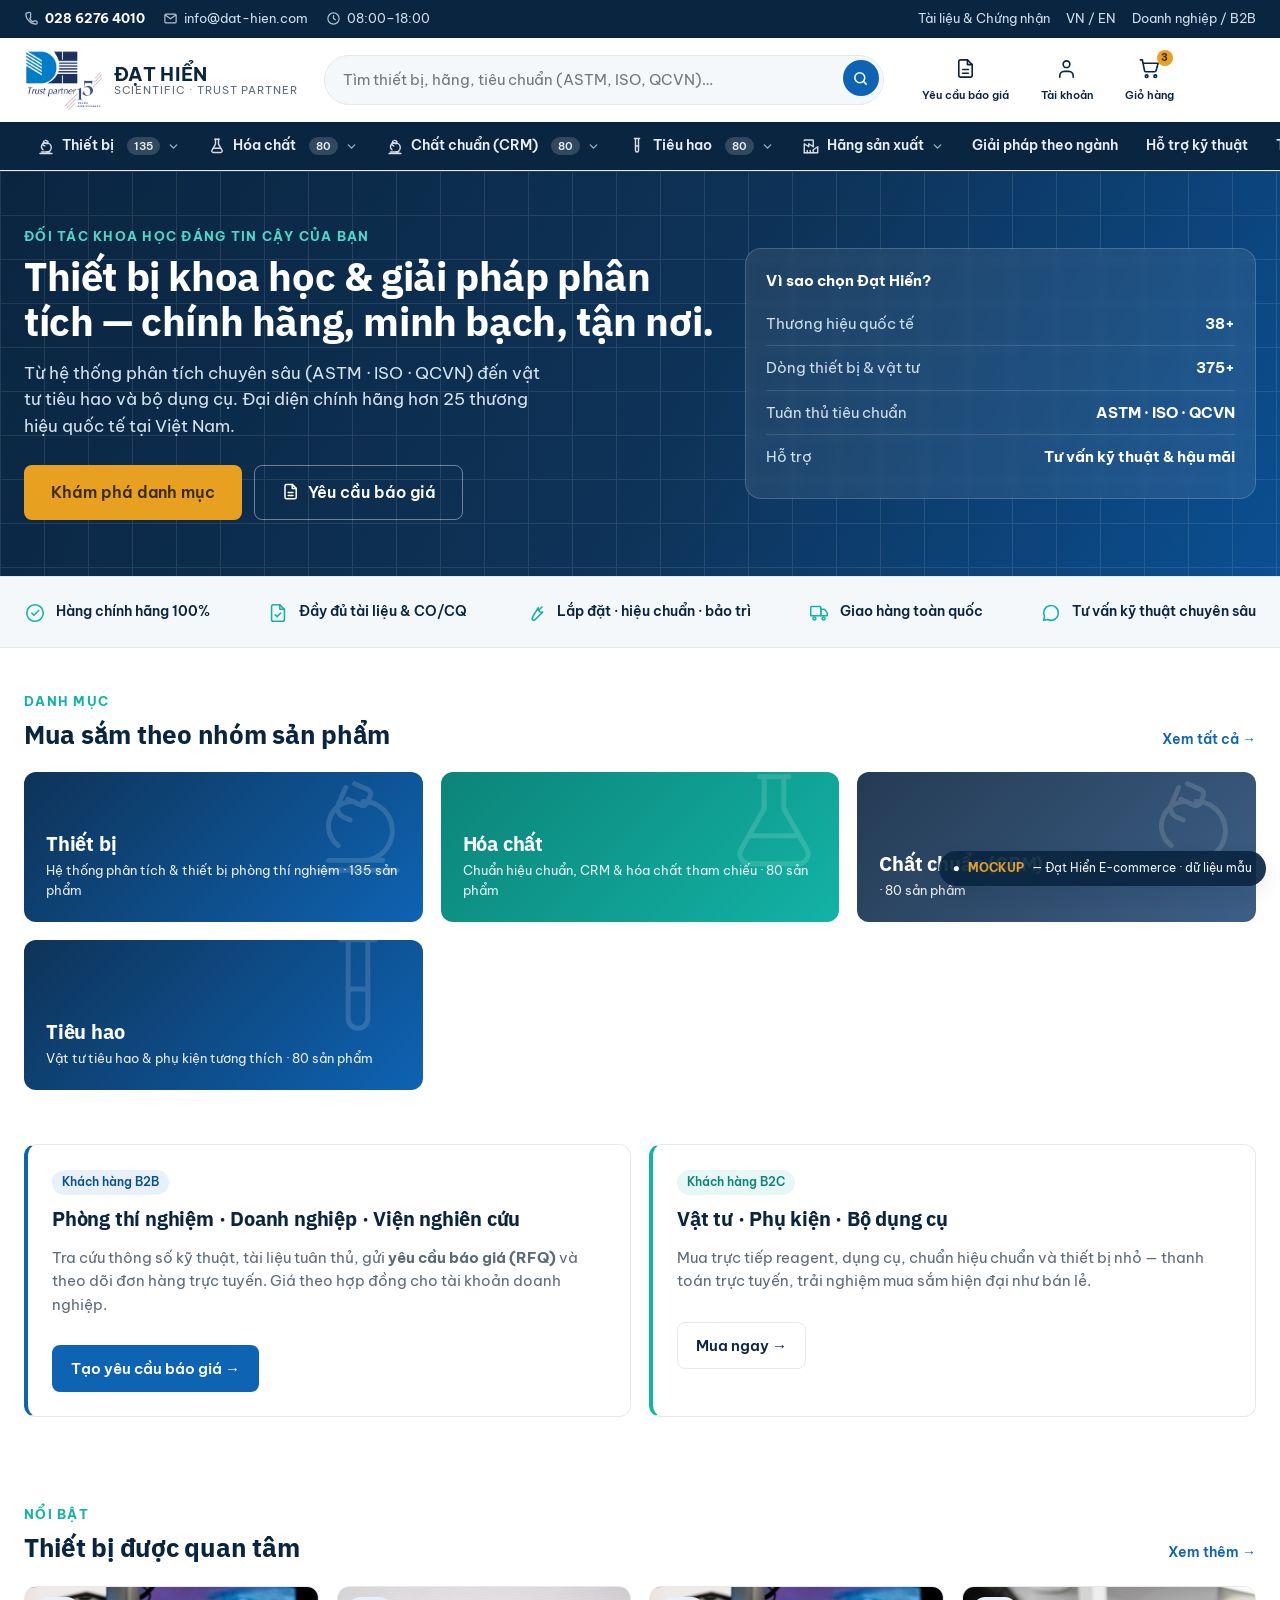
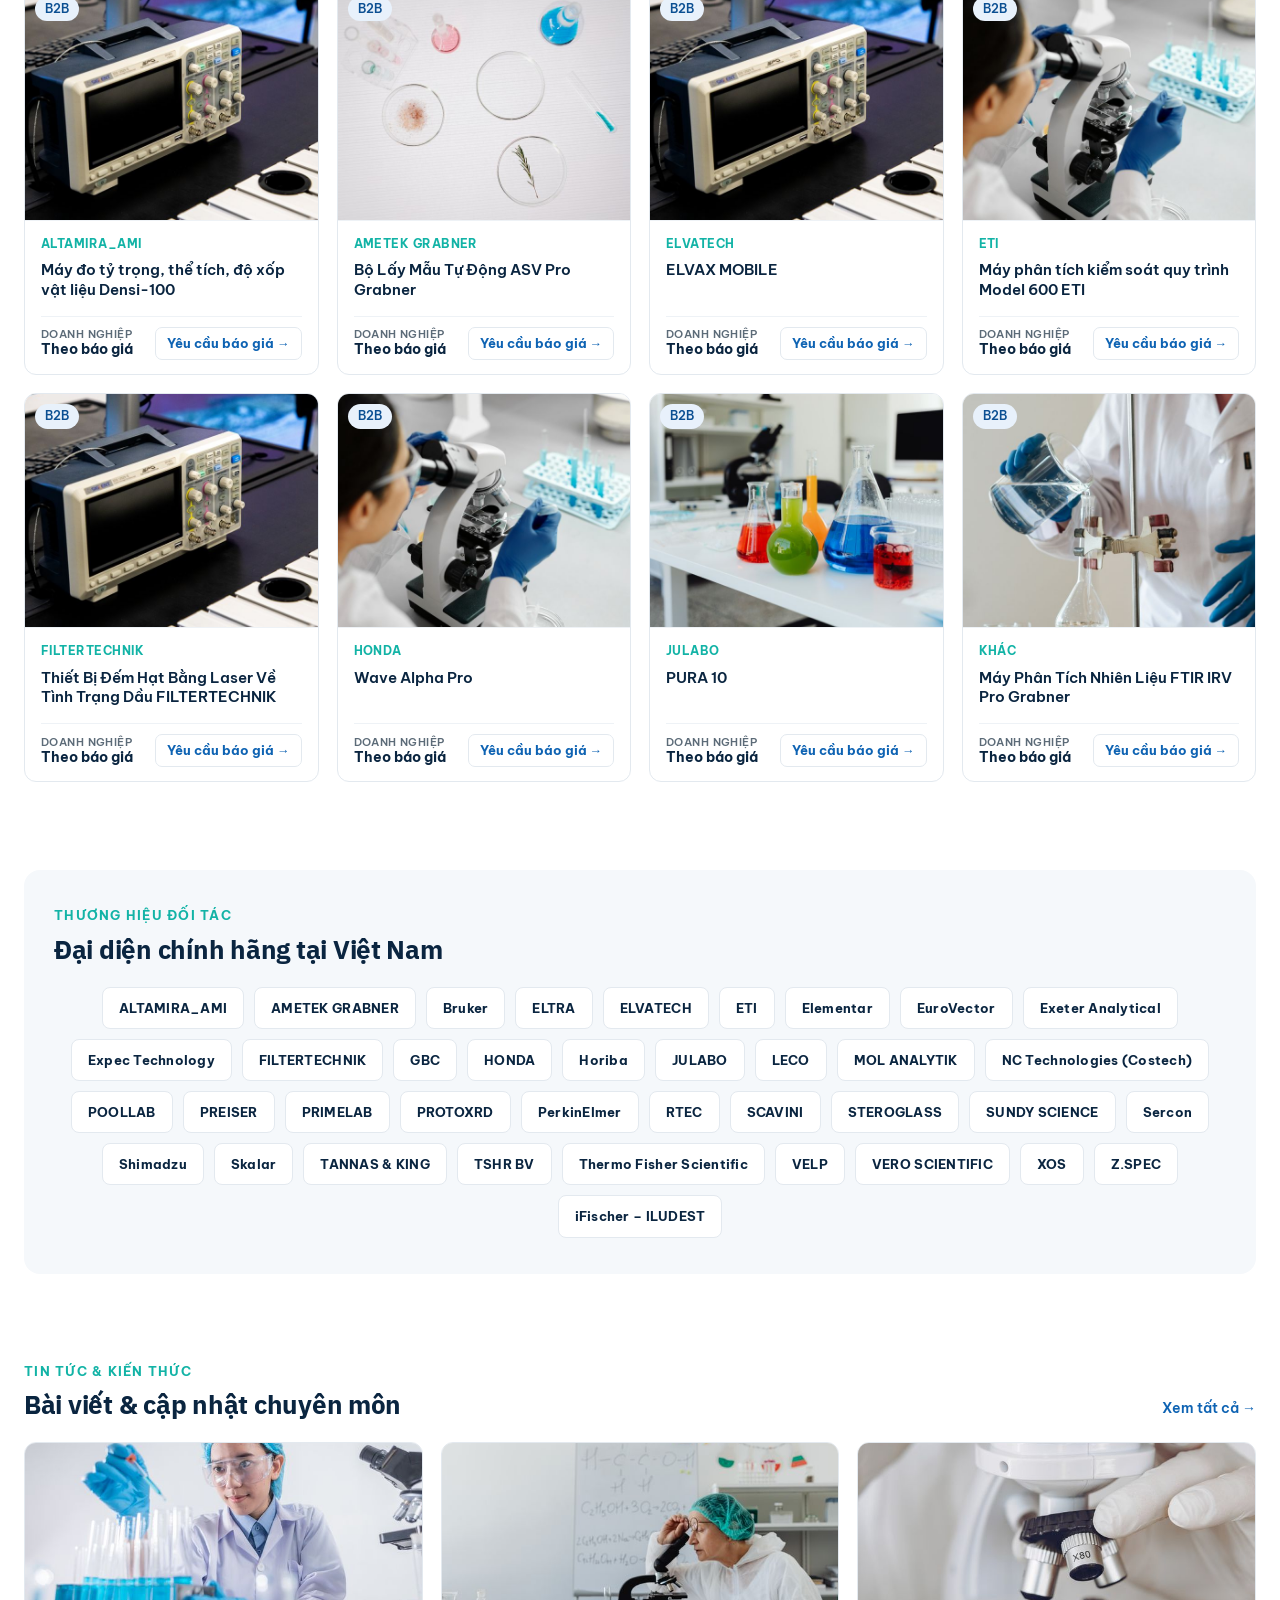
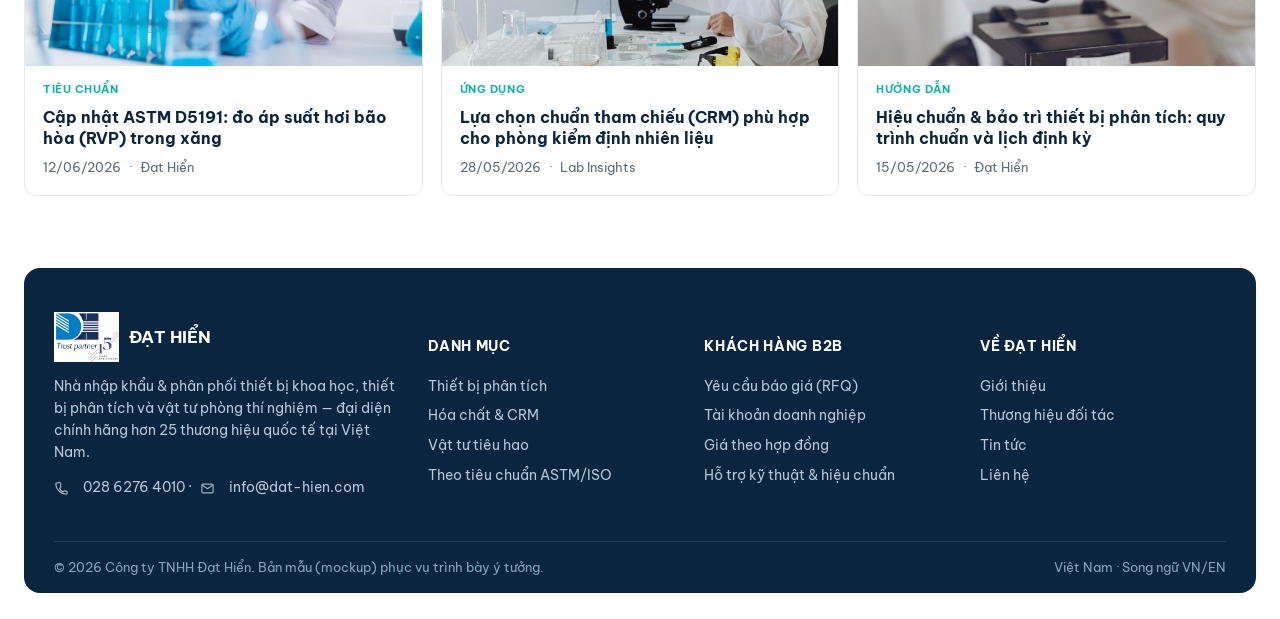
<file: mockups/index.html>
<!doctype html>
<html lang="vi">
<head>
<meta charset="utf-8"/>
<meta name="viewport" content="width=device-width,initial-scale=1"/>
<title>Đạt Hiển — Nền tảng Thiết bị Khoa học | Mockup</title>
<link rel="stylesheet" href="assets/app.css"/>
</head>
<body>
<div id="site-header"></div>

<!-- HERO -->
<div class="hero">
  <div class="grid-deco"></div>
  <div class="wrap">
    <div>
      <div class="eyebrow" style="color:#4fd8c9">Đối tác khoa học đáng tin cậy của bạn</div>
      <h1>Thiết bị khoa học & giải pháp phân tích — chính hãng, minh bạch, tận nơi.</h1>
      <p>Từ hệ thống phân tích chuyên sâu (ASTM · ISO · QCVN) đến vật tư tiêu hao và bộ dụng cụ. Đại diện chính hãng hơn 25 thương hiệu quốc tế tại Việt Nam.</p>
      <div class="cta">
        <a class="btn btn-amber btn-lg" href="catalog.html">Khám phá danh mục</a>
        <a class="btn btn-ghost btn-lg" href="rfq.html" style="background:transparent;color:#fff;border-color:rgba(255,255,255,.4)"><span data-icon="doc"></span> Yêu cầu báo giá</a>
      </div>
    </div>
    <div class="hero-card">
      <div style="font-weight:700;color:#fff;font-size:15px;margin-bottom:10px">Vì sao chọn Đạt Hiển?</div>
      <div class="row"><span class="k">Thương hiệu quốc tế</span><b id="h-brands">25+</b></div>
      <div class="row"><span class="k">Dòng thiết bị & vật tư</span><b id="h-prod">—</b></div>
      <div class="row"><span class="k">Tuân thủ tiêu chuẩn</span><b>ASTM · ISO · QCVN</b></div>
      <div class="row"><span class="k">Hỗ trợ</span><b>Tư vấn kỹ thuật & hậu mãi</b></div>
    </div>
  </div>
</div>

<!-- TRUST -->
<div class="trust"><div class="wrap">
  <div class="item"><span class="ic" data-icon="check"></span> Hàng chính hãng 100%</div>
  <div class="item"><span class="ic" data-icon="fileCheck"></span> Đầy đủ tài liệu & CO/CQ</div>
  <div class="item"><span class="ic" data-icon="wrench"></span> Lắp đặt · hiệu chuẩn · bảo trì</div>
  <div class="item"><span class="ic" data-icon="truck"></span> Giao hàng toàn quốc</div>
  <div class="item"><span class="ic" data-icon="chat"></span> Tư vấn kỹ thuật chuyên sâu</div>
</div></div>

<!-- CATEGORIES -->
<section class="wrap">
  <div class="sec-head"><div><div class="eyebrow">Danh mục</div><h2>Mua sắm theo nhóm sản phẩm</h2></div>
    <a class="link" href="catalog.html">Xem tất cả →</a></div>
  <div class="grid g-3" id="cat-tiles"></div>
</section>

<!-- B2B / B2C split -->
<section class="wrap" style="padding-top:10px">
  <div class="grid g-2">
    <div class="panel" style="border-left:4px solid var(--brand)">
      <div class="pill">Khách hàng B2B</div>
      <h3 style="margin:12px 0 8px;font-size:20px">Phòng thí nghiệm · Doanh nghiệp · Viện nghiên cứu</h3>
      <p class="muted">Tra cứu thông số kỹ thuật, tài liệu tuân thủ, gửi <b>yêu cầu báo giá (RFQ)</b> và theo dõi đơn hàng trực tuyến. Giá theo hợp đồng cho tài khoản doanh nghiệp.</p>
      <a class="btn btn-primary" style="margin-top:14px" href="rfq.html">Tạo yêu cầu báo giá →</a>
    </div>
    <div class="panel" style="border-left:4px solid var(--teal)">
      <div class="pill teal">Khách hàng B2C</div>
      <h3 style="margin:12px 0 8px;font-size:20px">Vật tư · Phụ kiện · Bộ dụng cụ</h3>
      <p class="muted">Mua trực tiếp reagent, dụng cụ, chuẩn hiệu chuẩn và thiết bị nhỏ — thanh toán trực tuyến, trải nghiệm mua sắm hiện đại như bán lẻ.</p>
      <a class="btn btn-ghost" style="margin-top:14px" href="catalog.html">Mua ngay →</a>
    </div>
  </div>
</section>

<!-- FEATURED PRODUCTS -->
<section class="wrap">
  <div class="sec-head"><div><div class="eyebrow">Nổi bật</div><h2>Thiết bị được quan tâm</h2></div>
    <a class="link" href="catalog.html">Xem thêm →</a></div>
  <div class="grid g-4" id="featured"></div>
</section>

<!-- BRANDS -->
<section class="wrap">
  <div class="brands-box">
    <div class="sec-head"><div><div class="eyebrow">Thương hiệu đối tác</div><h2>Đại diện chính hãng tại Việt Nam</h2></div></div>
    <div class="brands-strip" id="brand-strip"></div>
  </div>
</section>

<!-- NEWS / ARTICLES -->
<section class="wrap">
  <div class="sec-head"><div><div class="eyebrow">Tin tức & Kiến thức</div><h2>Bài viết & cập nhật chuyên môn</h2></div>
    <a class="link" href="#">Xem tất cả →</a></div>
  <div class="grid g-3" id="articles"></div>
</section>

<div id="site-footer"></div>

<script src="assets/logo.js"></script>
<script src="assets/catalog.js"></script>
<script src="assets/app.js"></script>
<script>
DH.mountShell({cart:3});
// hero stats
document.getElementById('h-brands').textContent = DH.allManufacturers().length + '+';
var prods = DH.flatProducts();
document.getElementById('h-prod').textContent = prods.length + '+';

// category tiles
var cls=['ct-1','ct-2','ct-3'];
document.getElementById('cat-tiles').innerHTML = DH.catalog.categories.filter(function(c){return c.count>0;}).map(function(c,i){
  var d={'Thiết bị':'Hệ thống phân tích & thiết bị phòng thí nghiệm','Hóa chất':'Chuẩn hiệu chuẩn, CRM & hóa chất tham chiếu','Tiêu hao':'Vật tư tiêu hao & phụ kiện tương thích'};
  return '<a class="cat-tile '+cls[i%3]+'" href="catalog.html"><span class="big">'+DH.catSvg(c.name)+'</span>'
    +'<h3>'+c.name+'</h3><p>'+(d[c.name]||'')+' · '+c.count+' sản phẩm</p></a>';
}).join('');

// featured products (spread across manufacturers)
function card(p){
  var std = p.standards.slice(0,2).map(function(s){return '<span class="pill std">'+s+'</span>'}).join('');
  var isB2C = p.category!=='Thiết bị';
  var foot = isB2C
    ? '<span class="c-price"><small>Bán lẻ</small>Mua trực tiếp</span><span class="c-rfq teal">Thêm vào giỏ →</span>'
    : '<span class="c-price"><small>Doanh nghiệp</small>Theo báo giá</span><span class="c-rfq">Yêu cầu báo giá →</span>';
  return '<a class="card" href="product.html"><div class="thumb '+DH.thumbClass(p.category)+'"><span class="ico" aria-hidden="true">'+p.icon+'</span>'
    +'<img class="thumb-img" src="'+p.img+'" alt="'+p.title.replace(/"/g,"")+'" loading="lazy" onerror="this.remove()"/>'
    +'<span class="flag pill'+(isB2C?' teal':'')+'">'+(isB2C?p.category:'B2B')+'</span></div>'
    +'<div class="c-body"><div class="c-man">'+p.manufacturer+'</div>'
    +((p.deviceBrand&&!p.sku)?'<div class="c-oem">Tương thích: '+p.deviceBrand+'</div>':'')
    +'<div class="c-name">'+p.title+'</div>'
    +DH.cardMeta(p)
    +'<div class="c-foot">'+foot+'</div></div></a>';
}
var picks=[]; var seenMan={};
prods.forEach(function(p){ if(!seenMan[p.manufacturer]){seenMan[p.manufacturer]=1;picks.push(p);} });
document.getElementById('featured').innerHTML = picks.slice(0,8).map(card).join('');

// brand strip
document.getElementById('brand-strip').innerHTML = DH.allManufacturers().map(function(m){
  return '<span class="b">'+m.name+'</span>';
}).join('');

// news / articles
var articles=[
  {img:'assets/img/news1.jpg', tag:'Tiêu chuẩn', title:'Cập nhật ASTM D5191: đo áp suất hơi bão hòa (RVP) trong xăng', date:'12/06/2026', src:'Đạt Hiển'},
  {img:'assets/img/news2.jpg', tag:'Ứng dụng', title:'Lựa chọn chuẩn tham chiếu (CRM) phù hợp cho phòng kiểm định nhiên liệu', date:'28/05/2026', src:'Lab Insights'},
  {img:'assets/img/news3.jpg', tag:'Hướng dẫn', title:'Hiệu chuẩn & bảo trì thiết bị phân tích: quy trình chuẩn và lịch định kỳ', date:'15/05/2026', src:'Đạt Hiển'}
];
document.getElementById('articles').innerHTML = articles.map(function(a){
  return '<a class="article-card" href="#"><div class="a-thumb"><img src="'+a.img+'" alt="" loading="lazy" onerror="this.remove()"/></div>'
    +'<div class="a-body"><div class="a-tag">'+a.tag+'</div><div class="a-title">'+a.title+'</div>'
    +'<div class="a-meta"><span>'+a.date+'</span><span>·</span><span>'+a.src+'</span></div></div></a>';
}).join('');
</script>
</body>
</html>
</file>
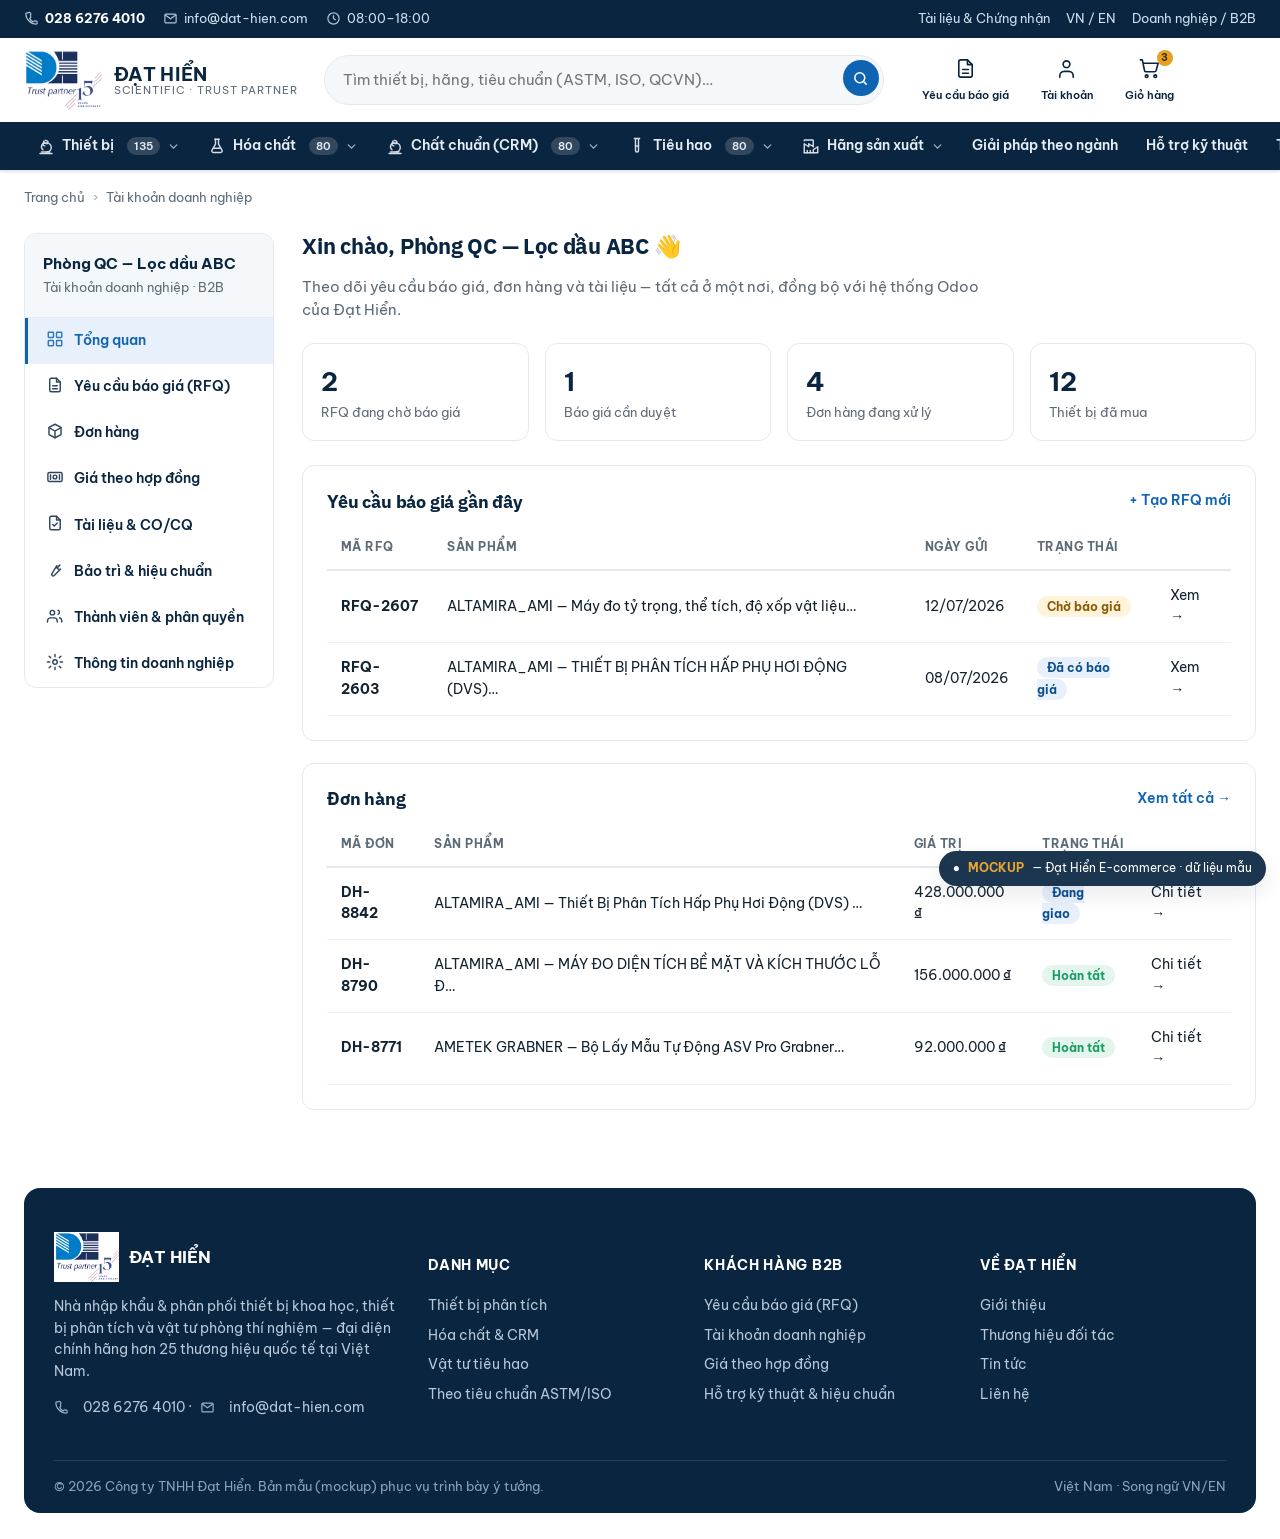
<file: mockups/account.html>
<!doctype html>
<html lang="vi">
<head>
<meta charset="utf-8"/>
<meta name="viewport" content="width=device-width,initial-scale=1"/>
<title>Tài khoản doanh nghiệp — Đạt Hiển | Mockup</title>
<link rel="stylesheet" href="assets/app.css"/>
</head>
<body>
<div id="site-header"></div>

<div class="wrap">
  <div class="crumb"><a href="index.html">Trang chủ</a><span class="sep">›</span><span>Tài khoản doanh nghiệp</span></div>
</div>

<div class="wrap acct">
  <!-- SIDE NAV -->
  <aside class="acct-nav">
    <div class="a-user"><b>Phòng QC — Lọc dầu ABC</b><span class="muted" style="font-size:13px">Tài khoản doanh nghiệp · B2B</span></div>
    <a class="on" href="#"><span data-icon="grid"></span> Tổng quan</a>
    <a href="#"><span data-icon="doc"></span> Yêu cầu báo giá (RFQ)</a>
    <a href="#"><span data-icon="box"></span> Đơn hàng</a>
    <a href="#"><span data-icon="money"></span> Giá theo hợp đồng</a>
    <a href="#"><span data-icon="fileCheck"></span> Tài liệu & CO/CQ</a>
    <a href="#"><span data-icon="wrench"></span> Bảo trì & hiệu chuẩn</a>
    <a href="#"><span data-icon="users"></span> Thành viên & phân quyền</a>
    <a href="#"><span data-icon="gear"></span> Thông tin doanh nghiệp</a>
  </aside>

  <!-- MAIN -->
  <div>
    <h1 class="section-title">Xin chào, Phòng QC — Lọc dầu ABC 👋</h1>
    <p class="lead">Theo dõi yêu cầu báo giá, đơn hàng và tài liệu — tất cả ở một nơi, đồng bộ với hệ thống Odoo của Đạt Hiển.</p>

    <div class="stat-row">
      <div class="stat"><div class="v">2</div><div class="l">RFQ đang chờ báo giá</div></div>
      <div class="stat"><div class="v">1</div><div class="l">Báo giá cần duyệt</div></div>
      <div class="stat"><div class="v">4</div><div class="l">Đơn hàng đang xử lý</div></div>
      <div class="stat"><div class="v">12</div><div class="l">Thiết bị đã mua</div></div>
    </div>

    <!-- RFQ TABLE -->
    <div class="panel" style="margin-bottom:22px">
      <div class="sec-head" style="margin-bottom:14px"><h3 style="font-size:18px">Yêu cầu báo giá gần đây</h3><a class="link" href="rfq.html">+ Tạo RFQ mới</a></div>
      <table class="tbl">
        <thead><tr><th>Mã RFQ</th><th>Sản phẩm</th><th>Ngày gửi</th><th>Trạng thái</th><th></th></tr></thead>
        <tbody id="rfq-rows"></tbody>
      </table>
    </div>

    <!-- ORDERS TABLE -->
    <div class="panel">
      <div class="sec-head" style="margin-bottom:14px"><h3 style="font-size:18px">Đơn hàng</h3><a class="link" href="#">Xem tất cả →</a></div>
      <table class="tbl">
        <thead><tr><th>Mã đơn</th><th>Sản phẩm</th><th>Giá trị</th><th>Trạng thái</th><th></th></tr></thead>
        <tbody id="order-rows"></tbody>
      </table>
    </div>
  </div>
</div>

<div id="site-footer"></div>

<script src="assets/logo.js"></script>
<script src="assets/catalog.js"></script>
<script src="assets/app.js"></script>
<script>
DH.mountShell({cart:3});
var prods = DH.flatProducts().filter(function(p){return p.category==='Thiết bị'});
function vnd(n){return n.toLocaleString('vi-VN')+' ₫';}

var rfq=[
  {id:'RFQ-2607',i:0,date:'12/07/2026',st:'st-quote',lbl:'Chờ báo giá'},
  {id:'RFQ-2603',i:1,date:'08/07/2026',st:'st-confirm',lbl:'Đã có báo giá'},
];
document.getElementById('rfq-rows').innerHTML = rfq.map(function(r){
  var p=prods[r.i]||prods[0];
  return '<tr><td><b>'+r.id+'</b></td><td>'+p.manufacturer+' — '+p.title.slice(0,42)+'…</td>'
    +'<td>'+r.date+'</td><td><span class="status '+r.st+'">'+r.lbl+'</span></td>'
    +'<td><a class="link" href="#">Xem →</a></td></tr>';
}).join('');

var orders=[
  {id:'DH-8842',i:2,val:428000000,st:'st-confirm',lbl:'Đang giao'},
  {id:'DH-8790',i:3,val:156000000,st:'st-done',lbl:'Hoàn tất'},
  {id:'DH-8771',i:4,val:92000000,st:'st-done',lbl:'Hoàn tất'},
];
document.getElementById('order-rows').innerHTML = orders.map(function(o){
  var p=prods[o.i]||prods[0];
  return '<tr><td><b>'+o.id+'</b></td><td>'+p.manufacturer+' — '+p.title.slice(0,42)+'…</td>'
    +'<td>'+vnd(o.val)+'</td><td><span class="status '+o.st+'">'+o.lbl+'</span></td>'
    +'<td><a class="link" href="#">Chi tiết →</a></td></tr>';
}).join('');
</script>
</body>
</html>
</file>
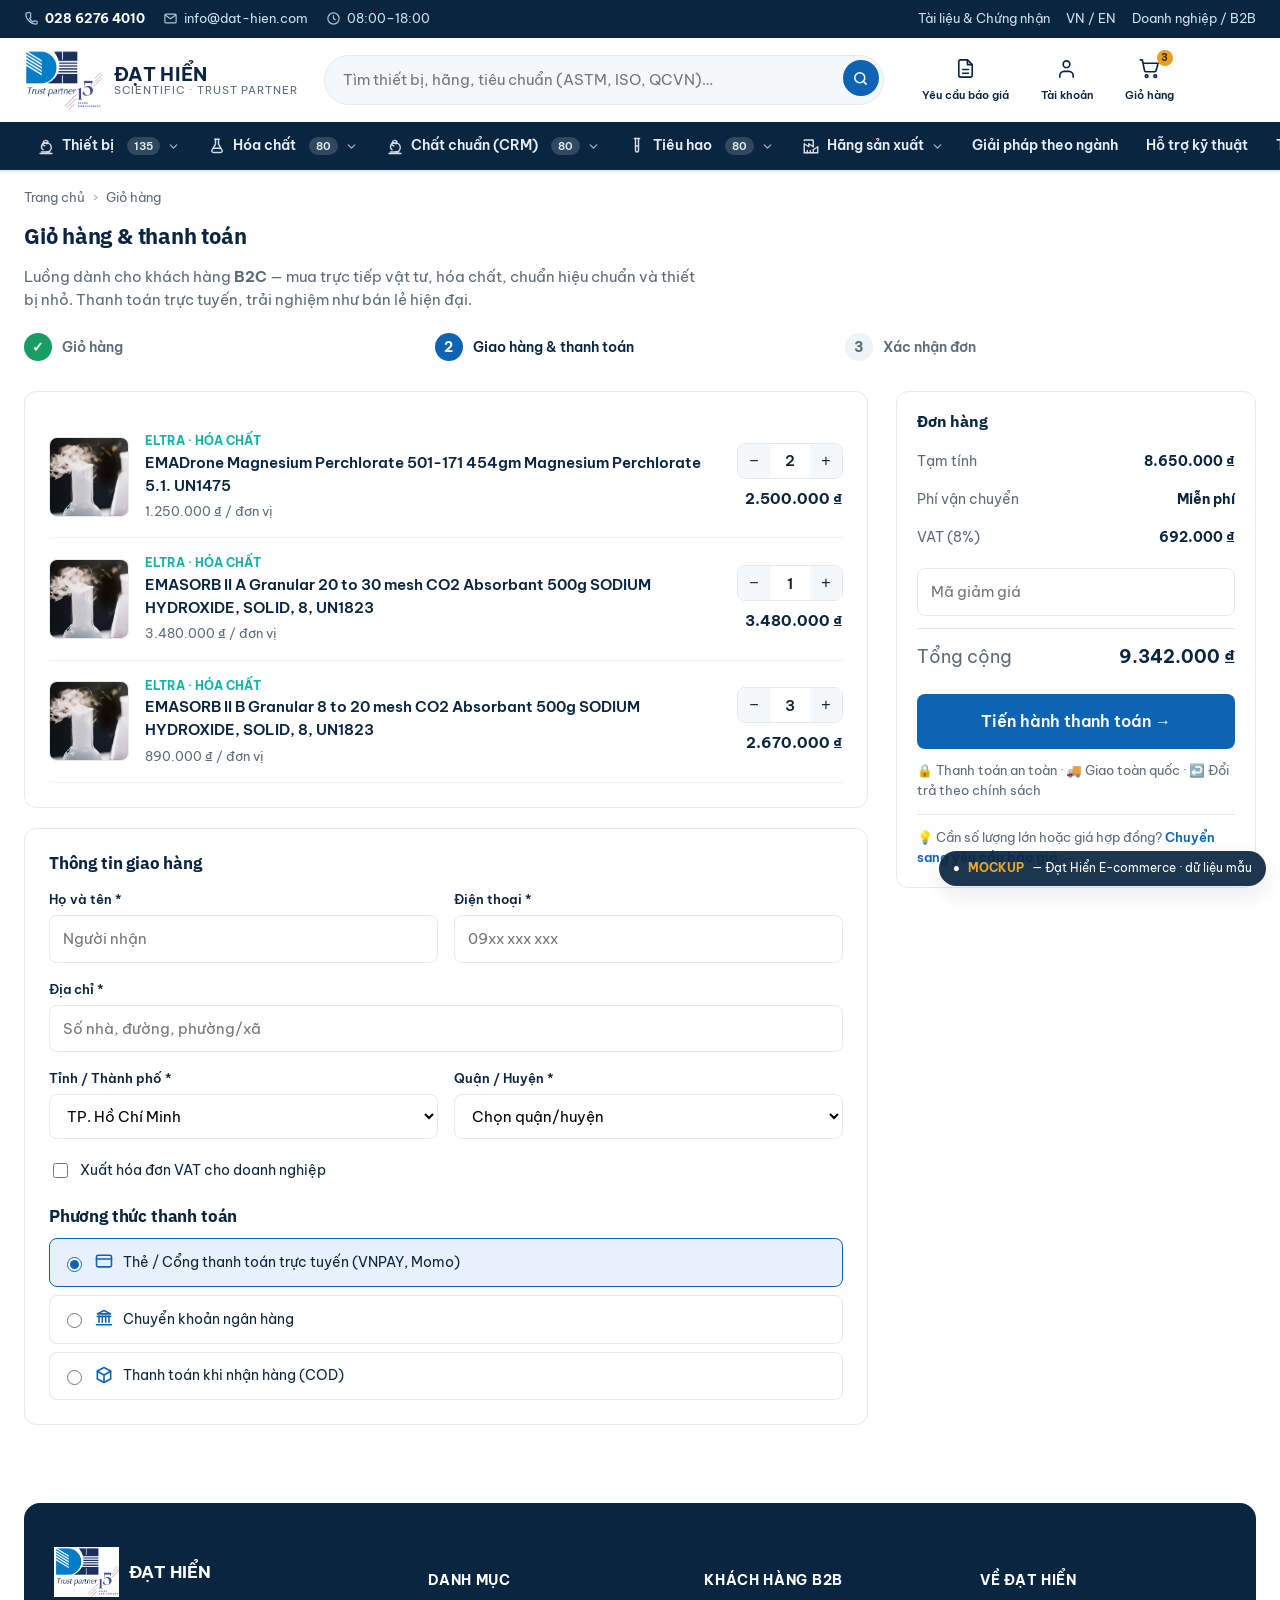
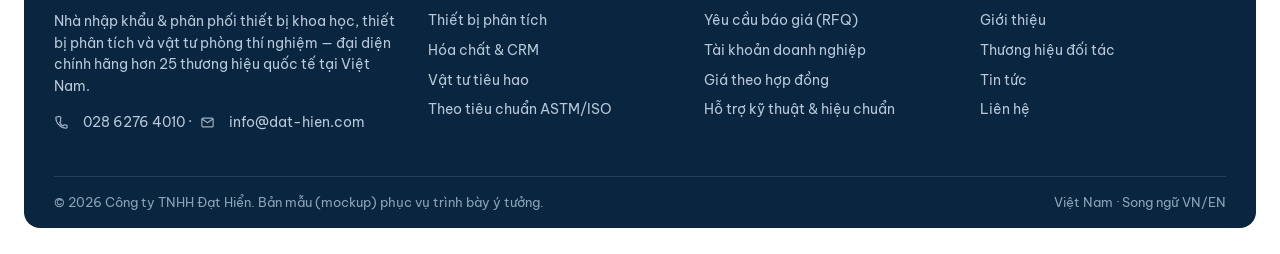
<file: mockups/cart.html>
<!doctype html>
<html lang="vi">
<head>
<meta charset="utf-8"/>
<meta name="viewport" content="width=device-width,initial-scale=1"/>
<title>Giỏ hàng & Thanh toán (B2C) — Đạt Hiển | Mockup</title>
<link rel="stylesheet" href="assets/app.css"/>
</head>
<body>
<div id="site-header"></div>

<div class="wrap">
  <div class="crumb"><a href="index.html">Trang chủ</a><span class="sep">›</span><span>Giỏ hàng</span></div>
  <h1 class="section-title">Giỏ hàng & thanh toán</h1>
  <p class="lead">Luồng dành cho khách hàng <b>B2C</b> — mua trực tiếp vật tư, hóa chất, chuẩn hiệu chuẩn và thiết bị nhỏ. Thanh toán trực tuyến, trải nghiệm như bán lẻ hiện đại.</p>

  <div class="steps">
    <div class="step done"><span class="n">✓</span> Giỏ hàng</div><span class="bar"></span>
    <div class="step on"><span class="n">2</span> Giao hàng &amp; thanh toán</div><span class="bar"></span>
    <div class="step"><span class="n">3</span> Xác nhận đơn</div>
  </div>
</div>

<div class="wrap checkout-grid">
  <!-- CART ITEMS -->
  <div>
    <div class="panel" style="margin-bottom:20px">
      <div id="cart-items"></div>
    </div>

    <!-- CHECKOUT FORM PREVIEW -->
    <div class="panel">
      <h3 style="font-size:17px;margin-bottom:16px">Thông tin giao hàng</h3>
      <div class="f-row">
        <div class="field"><label>Họ và tên *</label><input placeholder="Người nhận"/></div>
        <div class="field"><label>Điện thoại *</label><input placeholder="09xx xxx xxx"/></div>
      </div>
      <div class="field"><label>Địa chỉ *</label><input placeholder="Số nhà, đường, phường/xã"/></div>
      <div class="f-row">
        <div class="field"><label>Tỉnh / Thành phố *</label><select><option>TP. Hồ Chí Minh</option><option>Hà Nội</option><option>Đà Nẵng</option></select></div>
        <div class="field"><label>Quận / Huyện *</label><select><option>Chọn quận/huyện</option></select></div>
      </div>
      <label class="f-check"><input type="checkbox"/> Xuất hóa đơn VAT cho doanh nghiệp</label>

      <h3 style="font-size:17px;margin:20px 0 12px">Phương thức thanh toán</h3>
      <label class="f-check pay-opt" style="border:1.5px solid var(--brand);border-radius:8px;padding:12px;background:var(--brand-050)"><input type="radio" name="pay" checked/> <span data-icon="card"></span> Thẻ / Cổng thanh toán trực tuyến (VNPAY, Momo)</label>
      <label class="f-check pay-opt" style="border:1px solid var(--line);border-radius:8px;padding:12px;margin-top:8px"><input type="radio" name="pay"/> <span data-icon="bank"></span> Chuyển khoản ngân hàng</label>
      <label class="f-check pay-opt" style="border:1px solid var(--line);border-radius:8px;padding:12px;margin-top:8px"><input type="radio" name="pay"/> <span data-icon="box"></span> Thanh toán khi nhận hàng (COD)</label>
    </div>
  </div>

  <!-- ORDER SUMMARY -->
  <div class="summary">
    <h3 style="font-size:16px;margin-bottom:12px">Đơn hàng</h3>
    <div class="s-row"><span>Tạm tính</span><b id="subtotal">—</b></div>
    <div class="s-row"><span>Phí vận chuyển</span><b>Miễn phí</b></div>
    <div class="s-row"><span>VAT (8%)</span><b id="vat">—</b></div>
    <div class="field" style="margin:12px 0"><input placeholder="Mã giảm giá"/></div>
    <div class="s-row s-total"><span>Tổng cộng</span><b id="grand">—</b></div>
    <a class="btn btn-primary btn-block btn-lg" style="margin-top:16px" href="account.html">Tiến hành thanh toán →</a>
    <p class="muted" style="font-size:12.5px;margin-top:12px">🔒 Thanh toán an toàn · 🚚 Giao toàn quốc · ↩️ Đổi trả theo chính sách</p>
    <div style="border-top:1px solid var(--line);margin-top:14px;padding-top:12px;font-size:13px" class="muted">
      💡 Cần số lượng lớn hoặc giá hợp đồng? <a href="rfq.html" style="color:var(--brand);font-weight:600">Chuyển sang yêu cầu báo giá →</a>
    </div>
  </div>
</div>

<div id="site-footer"></div>

<script src="assets/logo.js"></script>
<script src="assets/catalog.js"></script>
<script src="assets/app.js"></script>
<script>
DH.mountShell({cart:3});
// B2C items = hóa chất / tiêu hao; give mock prices
var b2c = DH.flatProducts().filter(function(p){return p.category!=='Thiết bị'}).slice(0,3);
if(b2c.length<3){ b2c = b2c.concat(DH.flatProducts().slice(0,3-b2c.length)); }
var prices=[1250000, 3480000, 890000], qtys=[2,1,3];
function vnd(n){return n.toLocaleString('vi-VN')+' ₫';}
var sub=0;
document.getElementById('cart-items').innerHTML = b2c.map(function(p,i){
  var line = prices[i]*qtys[i]; sub+=line;
  return '<div class="li"><div class="li-thumb"><img src="'+p.img+'" alt="" onerror="this.remove()"/></div>'
    +'<div><div class="li-man">'+p.manufacturer+' · '+p.category+'</div><div class="li-name">'+p.title+'</div>'
    +'<div class="muted" style="font-size:13px;margin-top:4px">'+vnd(prices[i])+' / đơn vị</div></div>'
    +'<div style="text-align:right"><div class="qty"><button>−</button><span>'+qtys[i]+'</span><button>+</button></div>'
    +'<div style="font-weight:700;color:var(--navy);margin-top:8px">'+vnd(line)+'</div></div></div>';
}).join('');
var vat=Math.round(sub*0.08);
document.getElementById('subtotal').textContent=vnd(sub);
document.getElementById('vat').textContent=vnd(vat);
document.getElementById('grand').textContent=vnd(sub+vat);
</script>
</body>
</html>
</file>
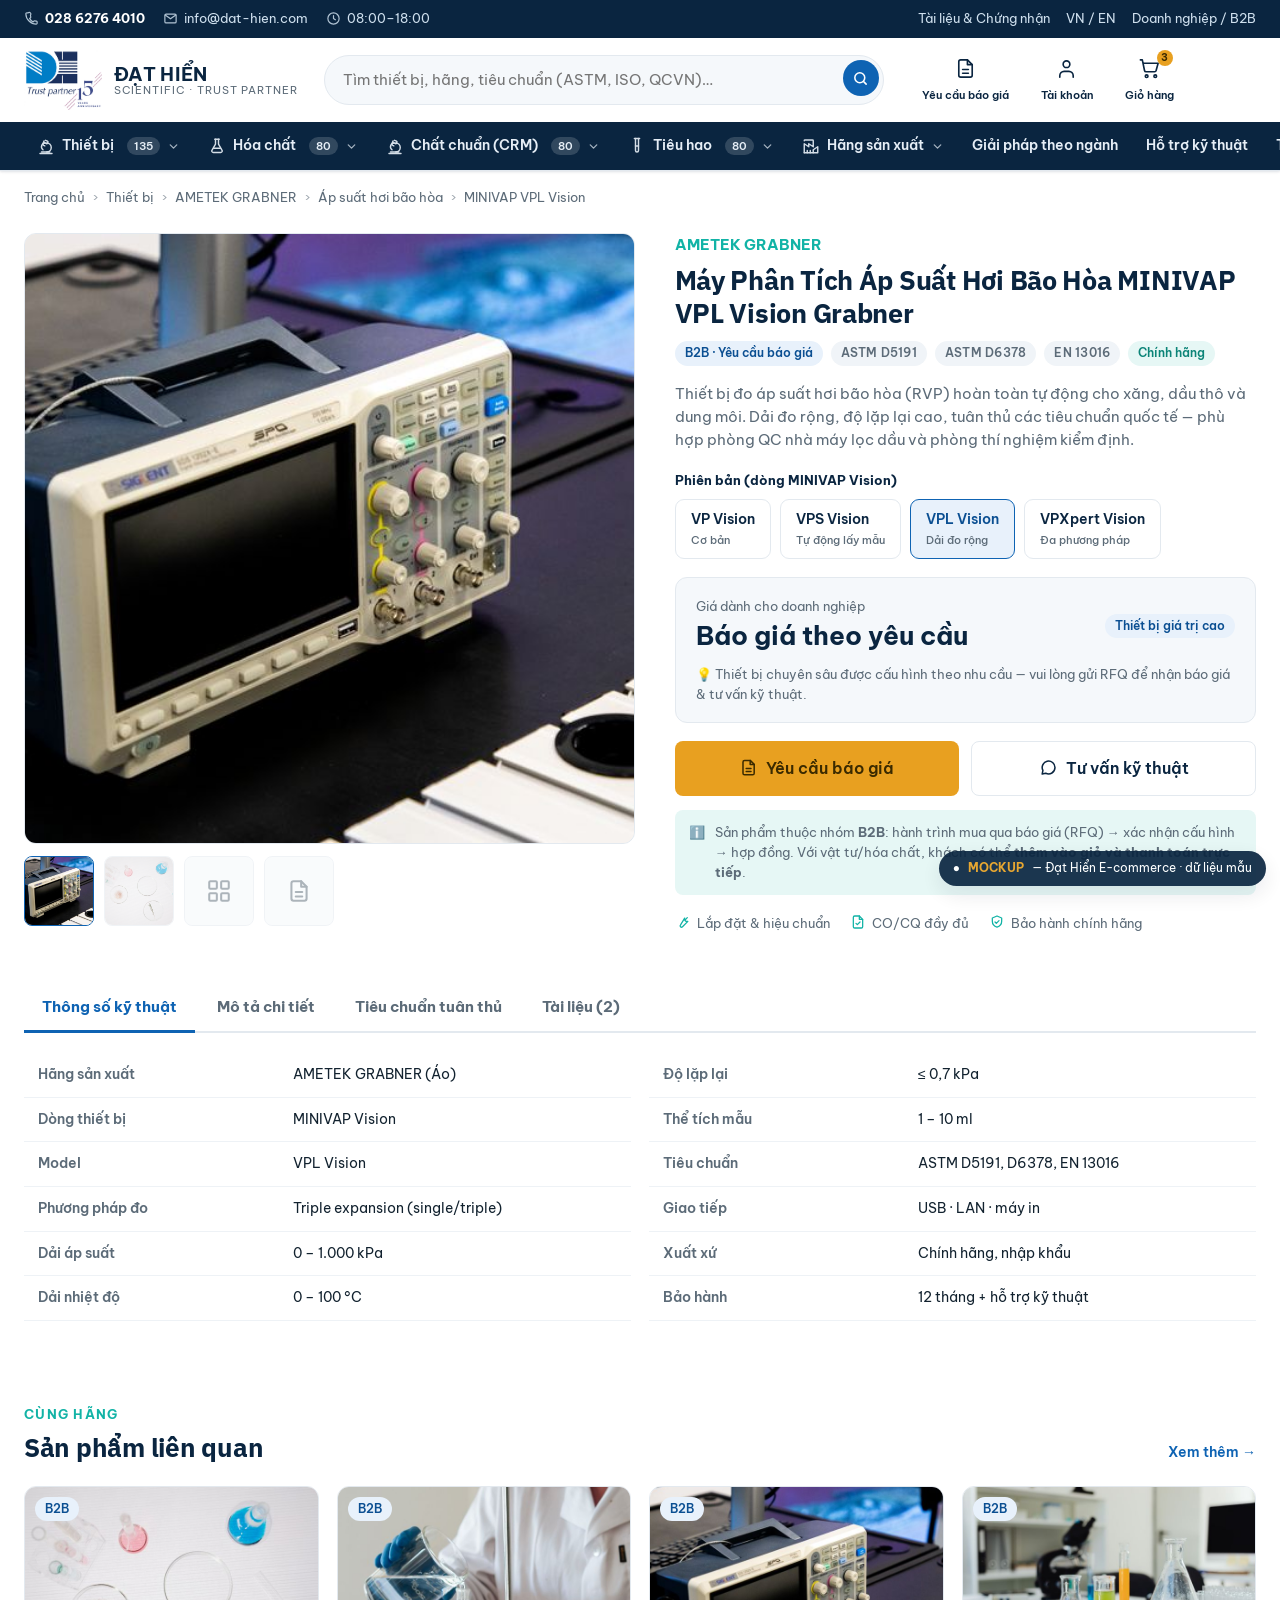
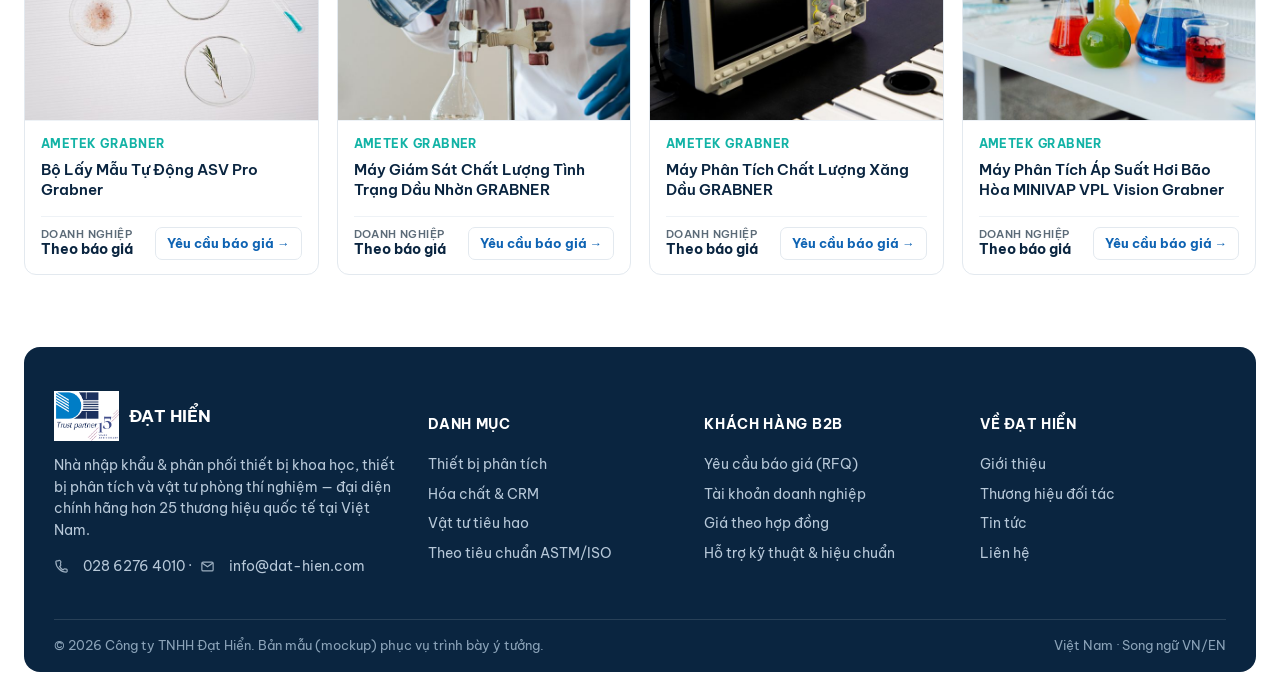
<file: mockups/product.html>
<!doctype html>
<html lang="vi">
<head>
<meta charset="utf-8"/>
<meta name="viewport" content="width=device-width,initial-scale=1"/>
<title>Chi tiết sản phẩm — Đạt Hiển | Mockup</title>
<link rel="stylesheet" href="assets/app.css"/>
</head>
<body>
<div id="site-header"></div>

<div class="wrap">
  <div class="crumb"><a href="index.html">Trang chủ</a><span class="sep">›</span><a href="catalog.html">Thiết bị</a><span class="sep">›</span><a href="catalog.html">AMETEK GRABNER</a><span class="sep">›</span><a href="catalog.html">Áp suất hơi bão hòa</a><span class="sep">›</span><span id="crumb-model">MINIVAP VPL Vision</span></div>
</div>

<div class="wrap pd">
  <!-- GALLERY -->
  <div class="pd-gallery">
    <div class="main"><span class="ico" data-icon="microscope"></span><img class="pd-main-img" src="assets/img/equip3.jpg" alt="MINIVAP VPL Vision" onerror="this.remove()"/></div>
    <div class="thumbs"><div class="pd-thumb on"><img src="assets/img/equip3.jpg" alt=""/></div><div class="pd-thumb"><img src="assets/img/equip1.jpg" alt=""/></div><div data-icon="grid"></div><div data-icon="doc"></div></div>
  </div>

  <!-- INFO -->
  <div class="pd-info">
    <div class="c-man" style="color:var(--teal);font-weight:700;text-transform:uppercase">AMETEK GRABNER</div>
    <h1>Máy Phân Tích Áp Suất Hơi Bão Hòa MINIVAP VPL Vision Grabner</h1>
    <div class="meta">
      <span class="pill">B2B · Yêu cầu báo giá</span>
      <span class="pill std">ASTM D5191</span>
      <span class="pill std">ASTM D6378</span>
      <span class="pill std">EN 13016</span>
      <span class="pill teal">Chính hãng</span>
      <span class="pill teal" id="pd-oem" style="display:none"></span>
    </div>
    <p class="muted" id="pd-desc">Thiết bị đo áp suất hơi bão hòa (RVP) hoàn toàn tự động cho xăng, dầu thô và dung môi. Dải đo rộng, độ lặp lại cao, tuân thủ các tiêu chuẩn quốc tế — phù hợp phòng QC nhà máy lọc dầu và phòng thí nghiệm kiểm định.</p>

    <!-- VARIANTS / phiên bản trong cùng dòng thiết bị -->
    <div class="pd-variants">
      <div class="pv-label">Phiên bản (dòng MINIVAP Vision)</div>
      <div class="pv-opts" id="pv-opts">
        <button type="button" class="pv" data-model="VP Vision">VP Vision<small>Cơ bản</small></button>
        <button type="button" class="pv" data-model="VPS Vision">VPS Vision<small>Tự động lấy mẫu</small></button>
        <button type="button" class="pv on" data-model="VPL Vision">VPL Vision<small>Dải đo rộng</small></button>
        <button type="button" class="pv" data-model="VPXpert Vision">VPXpert Vision<small>Đa phương pháp</small></button>
      </div>
    </div>

    <div class="pd-price">
      <div style="display:flex;justify-content:space-between;align-items:center">
        <div>
          <div class="muted" style="font-size:13px">Giá dành cho doanh nghiệp</div>
          <div class="big">Báo giá theo yêu cầu</div>
        </div>
        <span class="pill" style="font-size:12px">Thiết bị giá trị cao</span>
      </div>
      <div class="muted" style="font-size:13px;margin-top:8px">💡 Thiết bị chuyên sâu được cấu hình theo nhu cầu — vui lòng gửi RFQ để nhận báo giá & tư vấn kỹ thuật.</div>
    </div>

    <!-- DUAL CTA — điểm mấu chốt giải quyết rủi ro B2B/B2C -->
    <div class="pd-buy">
      <a class="btn btn-amber btn-lg" href="rfq.html"><span data-icon="doc"></span> Yêu cầu báo giá</a>
      <a class="btn btn-ghost btn-lg" href="rfq.html"><span data-icon="chat"></span> Tư vấn kỹ thuật</a>
    </div>
    <div class="pd-note"><span>ℹ️</span><span>Sản phẩm thuộc nhóm <b>B2B</b>: hành trình mua qua báo giá (RFQ) → xác nhận cấu hình → hợp đồng. Với vật tư/hóa chất, khách có thể <b>thêm vào giỏ và thanh toán trực tiếp</b>.</span></div>

    <div style="display:flex;gap:20px;margin-top:18px;font-size:13px" class="muted pd-assure">
      <span><span data-icon="wrench"></span> Lắp đặt & hiệu chuẩn</span><span><span data-icon="fileCheck"></span> CO/CQ đầy đủ</span><span><span data-icon="shield"></span> Bảo hành chính hãng</span>
    </div>
  </div>
</div>

<!-- TABS -->
<div class="wrap" style="padding-bottom:40px">
  <div class="tabs" id="pd-tabs">
    <button class="on" data-tab="spec">Thông số kỹ thuật</button>
    <button data-tab="desc">Mô tả chi tiết</button>
    <button data-tab="std">Tiêu chuẩn tuân thủ</button>
    <button data-tab="docs">Tài liệu (2)</button>
  </div>

  <!-- TAB: Thông số kỹ thuật -->
  <div class="tab-panel on" data-panel="spec">
    <div class="grid g-2">
      <table class="spec-table">
        <tr><td>Hãng sản xuất</td><td>AMETEK GRABNER (Áo)</td></tr>
        <tr><td>Dòng thiết bị</td><td>MINIVAP Vision</td></tr>
        <tr><td>Model</td><td id="spec-model">VPL Vision</td></tr>
        <tr><td>Phương pháp đo</td><td>Triple expansion (single/triple)</td></tr>
        <tr><td>Dải áp suất</td><td id="spec-range">0 – 1.000 kPa</td></tr>
        <tr><td>Dải nhiệt độ</td><td>0 – 100 °C</td></tr>
      </table>
      <table class="spec-table">
        <tr><td>Độ lặp lại</td><td>≤ 0,7 kPa</td></tr>
        <tr><td>Thể tích mẫu</td><td>1 – 10 ml</td></tr>
        <tr><td>Tiêu chuẩn</td><td>ASTM D5191, D6378, EN 13016</td></tr>
        <tr><td>Giao tiếp</td><td>USB · LAN · máy in</td></tr>
        <tr><td>Xuất xứ</td><td>Chính hãng, nhập khẩu</td></tr>
        <tr><td>Bảo hành</td><td>12 tháng + hỗ trợ kỹ thuật</td></tr>
      </table>
    </div>
  </div>

  <!-- TAB: Mô tả chi tiết -->
  <div class="tab-panel" data-panel="desc">
    <div class="prose">
      <p>MINIVAP VPL Vision là máy phân tích <b>áp suất hơi bão hòa (RVP/DVPE)</b> hoàn toàn tự động, thiết kế cho phòng QC nhà máy lọc dầu, kho xăng dầu và phòng thí nghiệm kiểm định. Thiết bị đo nhanh, chính xác và lặp lại cao trên dải đo rộng, phù hợp cho xăng, dầu thô, dung môi và nhiều loại nhiên liệu lỏng dễ bay hơi.</p>
      <p>Nhờ nguyên lý <b>giãn nở ba bậc (triple expansion)</b> và buồng đo điều nhiệt Peltier, thiết bị cho kết quả tương quan trực tiếp với các phương pháp tham chiếu quốc tế mà không cần bão hòa mẫu thủ công, rút ngắn thời gian phân tích chỉ còn vài phút mỗi mẫu.</p>
      <h4>Điểm nổi bật</h4>
      <ul>
        <li>Đo tự động hoàn toàn — chỉ cần nạp mẫu và chọn phương pháp.</li>
        <li>Màn hình cảm ứng, lưu lịch sử kết quả, xuất báo cáo qua USB/LAN/máy in.</li>
        <li>Buồng đo chống ăn mòn, hiệu chuẩn và bảo trì đơn giản.</li>
        <li>Tùy chọn bộ lấy mẫu tự động cho phòng thí nghiệm khối lượng lớn.</li>
      </ul>
      <h4>Ứng dụng tiêu biểu</h4>
      <ul>
        <li>Kiểm soát chất lượng xăng thương phẩm và phối trộn nhiên liệu.</li>
        <li>Đánh giá độ bay hơi của dầu thô, naphtha, dung môi công nghiệp.</li>
        <li>Nghiên cứu &amp; phát triển sản phẩm dầu khí.</li>
      </ul>
    </div>
  </div>

  <!-- TAB: Tiêu chuẩn tuân thủ -->
  <div class="tab-panel" data-panel="std">
    <div class="std-list">
      <div class="std-item"><span class="pill std">ASTM D5191</span>
        <div class="s-txt"><h4>Áp suất hơi sản phẩm dầu mỏ (phương pháp mini)</h4>
        <p class="muted">Phương pháp phổ biến để xác định áp suất hơi của xăng và nhiên liệu bay hơi bằng buồng đo nhỏ, tương quan với RVP.</p></div></div>
      <div class="std-item"><span class="pill std">ASTM D6378</span>
        <div class="s-txt"><h4>Áp suất hơi (VPX) — không chuyển mẫu</h4>
        <p class="muted">Đo áp suất hơi trực tiếp cho xăng, dầu thô và dung môi mà không cần bão hòa mẫu, phù hợp đo nhanh trên dây chuyền.</p></div></div>
      <div class="std-item"><span class="pill std">EN 13016</span>
        <div class="s-txt"><h4>Áp suất hơi nhiên liệu lỏng (tiêu chuẩn châu Âu)</h4>
        <p class="muted">Quy định phương pháp xác định áp suất hơi của nhiên liệu lỏng, áp dụng cho thị trường châu Âu.</p></div></div>
      <p class="muted" style="font-size:13px;margin-top:4px">Thiết bị được hiệu chuẩn và cấp <b>CO/CQ</b> đầy đủ; hỗ trợ hồ sơ tuân thủ khi đấu thầu và kiểm định.</p>
    </div>
  </div>

  <!-- TAB: Tài liệu -->
  <div class="tab-panel" data-panel="docs">
    <div class="doc-list">
      <a class="doc-item" href="#"><span class="d-ic" data-icon="doc"></span>
        <span class="d-meta"><span class="d-name">Datasheet — MINIVAP VPL Vision</span><span class="d-sub">PDF · 2,4 MB · Tiếng Anh</span></span>
        <span class="d-dl" data-icon="fileCheck"></span></a>
      <a class="doc-item" href="#"><span class="d-ic" data-icon="doc"></span>
        <span class="d-meta"><span class="d-name">Catalogue dòng MINIVAP Vision</span><span class="d-sub">PDF · 5,1 MB · Song ngữ</span></span>
        <span class="d-dl" data-icon="fileCheck"></span></a>
    </div>
    <p class="muted" style="font-size:13px;margin-top:14px">Cần tài liệu kỹ thuật chi tiết hơn (biên bản hiệu chuẩn, hướng dẫn vận hành)? Vui lòng <a href="rfq.html" style="color:var(--brand);font-weight:600">gửi yêu cầu</a> để được cung cấp.</p>
  </div>
</div>

<!-- RELATED -->
<section class="wrap">
  <div class="sec-head"><div><div class="eyebrow">Cùng hãng</div><h2>Sản phẩm liên quan</h2></div><a class="link" href="catalog.html">Xem thêm →</a></div>
  <div class="grid g-4" id="related"></div>
</section>

<div id="site-footer"></div>

<script src="assets/logo.js"></script>
<script src="assets/catalog.js"></script>
<script src="assets/app.js"></script>
<script>
DH.mountShell({cart:3});

// OEM tương thích ở cấp sản phẩm (đặt tên OEM nếu là vật tư tương thích, vd "LECO"; rỗng = thiết bị nguyên chiếc)
var PROD_OEM = "";
if(PROD_OEM){ var oel=document.getElementById('pd-oem'); oel.textContent='Tương thích: '+PROD_OEM; oel.style.display=''; }

// chuyển tab thông tin sản phẩm
(function(){
  var tabs = document.getElementById('pd-tabs');
  if(!tabs) return;
  tabs.addEventListener('click', function(e){
    var btn = e.target.closest('button[data-tab]'); if(!btn) return;
    var key = btn.getAttribute('data-tab');
    tabs.querySelectorAll('button').forEach(function(b){b.classList.toggle('on', b===btn);});
    document.querySelectorAll('.tab-panel').forEach(function(p){
      p.classList.toggle('on', p.getAttribute('data-panel')===key);
    });
  });
})();

// chọn biến thể / phiên bản — cập nhật mô tả, model, dải đo theo phiên bản
(function(){
  var VARIANTS = {
    'VP Vision':{
      desc:'Phiên bản nền tảng, vận hành đơn giản cho phòng QC cần đo áp suất hơi (RVP) hằng ngày với dải đo tiêu chuẩn. Nạp mẫu thủ công, kết quả nhanh và độ lặp lại tốt.',
      range:'0 – 150 kPa'
    },
    'VPS Vision':{
      desc:'Bổ sung bộ lấy mẫu tự động (autosampler) cho khối lượng mẫu lớn — giảm thao tác thủ công, tăng năng suất và tính nhất quán cho phòng thí nghiệm bận rộn.',
      range:'0 – 200 kPa'
    },
    'VPL Vision':{
      desc:'Thiết bị đo áp suất hơi bão hòa (RVP) hoàn toàn tự động cho xăng, dầu thô và dung môi. Dải đo rộng, độ lặp lại cao, tuân thủ các tiêu chuẩn quốc tế — phù hợp phòng QC nhà máy lọc dầu và phòng thí nghiệm kiểm định.',
      range:'0 – 1.000 kPa'
    },
    'VPXpert Vision':{
      desc:'Phiên bản cao cấp hỗ trợ đa phương pháp (multi-method) và nhiều tỉ lệ V/L, phù hợp phòng thí nghiệm nghiên cứu cần linh hoạt cấu hình theo nhiều tiêu chuẩn khác nhau.',
      range:'0 – 1.000 kPa (đa dải · đa phương pháp)'
    }
  };
  var opts = document.getElementById('pv-opts');
  if(!opts) return;
  opts.addEventListener('click', function(e){
    var btn = e.target.closest('.pv'); if(!btn) return;
    opts.querySelectorAll('.pv').forEach(function(b){b.classList.remove('on');});
    btn.classList.add('on');
    var model = btn.getAttribute('data-model');
    var v = VARIANTS[model] || {};
    var set = function(id,val){ var el=document.getElementById(id); if(el && val!=null) el.textContent = val; };
    set('spec-model', model);
    set('crumb-model', 'MINIVAP ' + model);
    set('pd-desc', v.desc);
    set('spec-range', v.range);
  });
})();

var prods = DH.flatProducts().filter(function(p){return p.manufacturer==='AMETEK GRABNER'}).slice(0,4);
if(prods.length<4) prods = DH.flatProducts().slice(0,4);
document.getElementById('related').innerHTML = prods.map(function(p){
  var std = p.standards.slice(0,2).map(function(s){return '<span class="pill std">'+s+'</span>'}).join('');
  return '<a class="card" href="product.html"><div class="thumb '+DH.thumbClass(p.category)+'"><span class="ico" aria-hidden="true">'+p.icon+'</span>'
    +'<img class="thumb-img" src="'+p.img+'" alt="'+p.title.replace(/"/g,"")+'" loading="lazy" onerror="this.remove()"/><span class="flag pill">B2B</span></div>'
    +'<div class="c-body"><div class="c-man">'+p.manufacturer+'</div>'
    +((p.deviceBrand&&!p.sku)?'<div class="c-oem">Tương thích: '+p.deviceBrand+'</div>':'')
    +'<div class="c-name">'+p.title+'</div>'
    +DH.cardMeta(p)+'<div class="c-foot"><span class="c-price"><small>Doanh nghiệp</small>Theo báo giá</span><span class="c-rfq">Yêu cầu báo giá →</span></div></div></a>';
}).join('');
</script>
</body>
</html>
</file>
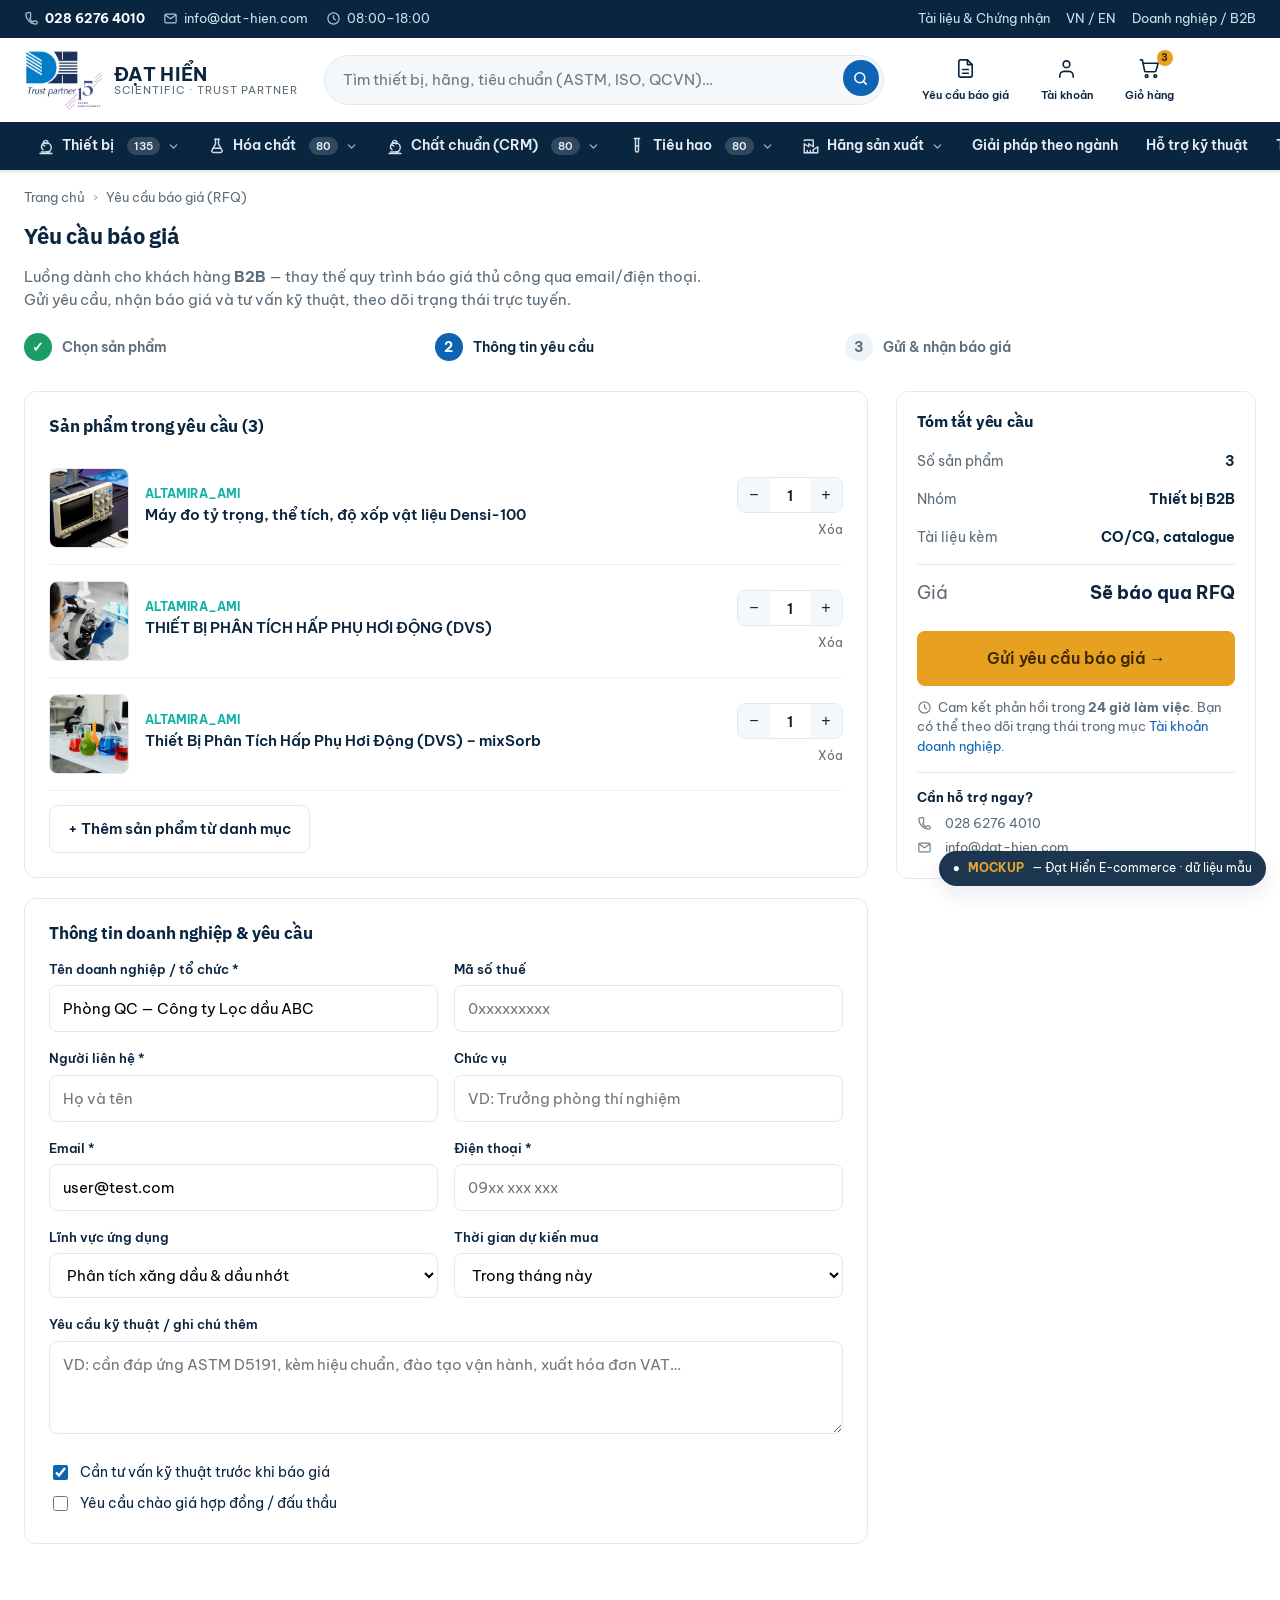
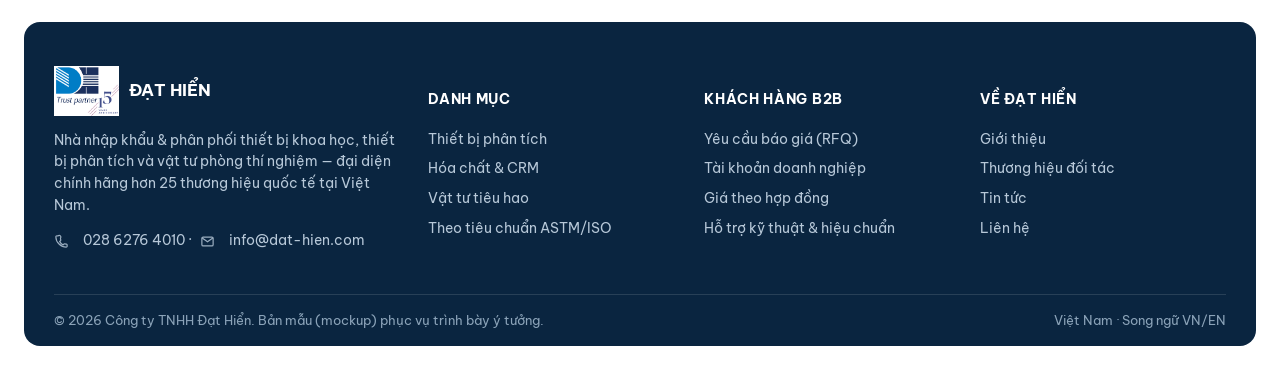
<file: mockups/rfq.html>
<!doctype html>
<html lang="vi">
<head>
<meta charset="utf-8"/>
<meta name="viewport" content="width=device-width,initial-scale=1"/>
<title>Yêu cầu báo giá (RFQ) — Đạt Hiển | Mockup</title>
<link rel="stylesheet" href="assets/app.css"/>
</head>
<body>
<div id="site-header"></div>

<div class="wrap">
  <div class="crumb"><a href="index.html">Trang chủ</a><span class="sep">›</span><span>Yêu cầu báo giá (RFQ)</span></div>
  <h1 class="section-title">Yêu cầu báo giá</h1>
  <p class="lead">Luồng dành cho khách hàng <b>B2B</b> — thay thế quy trình báo giá thủ công qua email/điện thoại. Gửi yêu cầu, nhận báo giá và tư vấn kỹ thuật, theo dõi trạng thái trực tuyến.</p>

  <div class="steps">
    <div class="step done"><span class="n">✓</span> Chọn sản phẩm</div><span class="bar"></span>
    <div class="step on"><span class="n">2</span> Thông tin yêu cầu</div><span class="bar"></span>
    <div class="step"><span class="n">3</span> Gửi & nhận báo giá</div>
  </div>
</div>

<div class="wrap checkout-grid">
  <!-- FORM -->
  <div>
    <div class="panel" style="margin-bottom:20px">
      <h3 style="font-size:17px;margin-bottom:16px">Sản phẩm trong yêu cầu (3)</h3>
      <div id="rfq-items"></div>
      <a class="btn btn-ghost" style="margin-top:14px" href="catalog.html">+ Thêm sản phẩm từ danh mục</a>
    </div>

    <div class="panel">
      <h3 style="font-size:17px;margin-bottom:16px">Thông tin doanh nghiệp & yêu cầu</h3>
      <div class="f-row">
        <div class="field"><label>Tên doanh nghiệp / tổ chức *</label><input value="Phòng QC — Công ty Lọc dầu ABC"/></div>
        <div class="field"><label>Mã số thuế</label><input placeholder="0xxxxxxxxx"/></div>
      </div>
      <div class="f-row">
        <div class="field"><label>Người liên hệ *</label><input placeholder="Họ và tên"/></div>
        <div class="field"><label>Chức vụ</label><input placeholder="VD: Trưởng phòng thí nghiệm"/></div>
      </div>
      <div class="f-row">
        <div class="field"><label>Email *</label><input value="user@test.com"/></div>
        <div class="field"><label>Điện thoại *</label><input placeholder="09xx xxx xxx"/></div>
      </div>
      <div class="f-row">
        <div class="field"><label>Lĩnh vực ứng dụng</label>
          <select><option>Phân tích xăng dầu & dầu nhớt</option><option>Kiểm tra vật liệu</option><option>Phân tích nguyên tố</option><option>Thực phẩm / Dược</option><option>Khác</option></select></div>
        <div class="field"><label>Thời gian dự kiến mua</label>
          <select><option>Trong tháng này</option><option>Quý này</option><option>Đang khảo sát ngân sách</option></select></div>
      </div>
      <div class="field"><label>Yêu cầu kỹ thuật / ghi chú thêm</label>
        <textarea rows="3" placeholder="VD: cần đáp ứng ASTM D5191, kèm hiệu chuẩn, đào tạo vận hành, xuất hóa đơn VAT…"></textarea></div>
      <label class="f-check"><input type="checkbox" checked/> Cần tư vấn kỹ thuật trước khi báo giá</label>
      <label class="f-check"><input type="checkbox"/> Yêu cầu chào giá hợp đồng / đấu thầu</label>
    </div>
  </div>

  <!-- SUMMARY -->
  <div class="summary">
    <h3 style="font-size:16px;margin-bottom:12px">Tóm tắt yêu cầu</h3>
    <div class="s-row"><span>Số sản phẩm</span><b>3</b></div>
    <div class="s-row"><span>Nhóm</span><b>Thiết bị B2B</b></div>
    <div class="s-row"><span>Tài liệu kèm</span><b>CO/CQ, catalogue</b></div>
    <div class="s-row s-total"><span>Giá</span><b>Sẽ báo qua RFQ</b></div>
    <a class="btn btn-amber btn-block btn-lg" style="margin-top:16px" href="account.html">Gửi yêu cầu báo giá →</a>
    <p class="muted" style="font-size:12.5px;margin-top:12px"><span data-icon="clock" data-icon-cls="u-i"></span>Cam kết phản hồi trong <b>24 giờ làm việc</b>. Bạn có thể theo dõi trạng thái trong mục <a href="account.html" style="color:var(--brand)">Tài khoản doanh nghiệp</a>.</p>
    <div style="border-top:1px solid var(--line);margin-top:16px;padding-top:14px;font-size:13px" class="muted">
      <div style="font-weight:700;color:var(--navy);margin-bottom:6px">Cần hỗ trợ ngay?</div>
      <div style="display:flex;align-items:center;gap:7px;margin-bottom:4px"><span data-icon="phone" data-icon-cls="u-i"></span>028 6276 4010</div>
      <div style="display:flex;align-items:center;gap:7px"><span data-icon="mail" data-icon-cls="u-i"></span>info@dat-hien.com</div>
    </div>
  </div>
</div>

<div id="site-footer"></div>

<script src="assets/logo.js"></script>
<script src="assets/catalog.js"></script>
<script src="assets/app.js"></script>
<script>
DH.mountShell({cart:3});
var prods = DH.flatProducts().filter(function(p){return p.category==='Thiết bị'}).slice(0,3);
document.getElementById('rfq-items').innerHTML = prods.map(function(p){
  var std = p.standards.slice(0,2).map(function(s){return '<span class="pill std">'+s+'</span>'}).join('');
  return '<div class="li"><div class="li-thumb"><img src="'+p.img+'" alt="" onerror="this.remove()"/></div>'
    +'<div><div class="li-man">'+p.manufacturer+'</div><div class="li-name">'+p.title+'</div>'
    +'<div class="c-std" style="margin-top:6px">'+std+'</div></div>'
    +'<div style="text-align:right"><div class="qty"><button>−</button><span>1</span><button>+</button></div>'
    +'<a href="#" class="muted" style="font-size:12px;display:block;margin-top:8px">Xóa</a></div></div>';
}).join('');
</script>
</body>
</html>
</file>
<file: mockups/assets/app.css>
/* ==========================================================================
   Đạt Hiển E-commerce — Mockup design system
   Phong cách: khoa học, sạch, chuyên nghiệp (cảm hứng alpharesources — bản sắc riêng)
   ========================================================================== */
@import url("fonts.css");
:root{
  --navy:#0a2540;
  --navy-2:#0e3358;
  --brand:#0e63b3;        /* Đạt Hiển blue */
  --brand-600:#0b4f92;
  --brand-050:#e8f1fb;
  --teal:#12b3a6;         /* accent khoa học */
  --teal-050:#e6f7f5;
  --amber:#e8a020;        /* RFQ / báo giá */
  --ink:#12222f;
  --muted:#5c6b78;
  --line:#e3e9ef;
  --line-2:#eef2f6;
  --bg:#ffffff;
  --surface:#f5f8fb;
  --surface-2:#eef3f8;
  --ok:#1a9d63;
  --radius:12px;
  --radius-sm:8px;
  --shadow-sm:0 1px 2px rgba(10,37,64,.06),0 1px 3px rgba(10,37,64,.08);
  --shadow-md:0 8px 24px rgba(10,37,64,.10);
  --shadow-lg:0 18px 48px rgba(10,37,64,.16);
  --maxw:1420px;
  --head-h:170px;         /* util(38)+head(84)+nav(48) — dùng cho sticky offset */
  --font:"Be Vietnam Pro","Segoe UI",Roboto,-apple-system,"Helvetica Neue",Arial,sans-serif;
  --font-head:"IBM Plex Sans","Be Vietnam Pro","Segoe UI",Roboto,-apple-system,Arial,sans-serif;
}
*{box-sizing:border-box}
html{scroll-behavior:smooth;overflow-x:hidden}
body{
  margin:0;font-family:var(--font);color:var(--ink);background:var(--bg);
  font-size:15px;line-height:1.55;-webkit-font-smoothing:antialiased;
  overflow-x:hidden;               /* chặn cuộn ngang do tràn trên mobile */
}
img{max-width:100%;display:block}
a{color:inherit;text-decoration:none}
/* Accessibility: focus rõ ràng cho bàn phím */
:focus-visible{outline:2px solid var(--brand);outline-offset:2px;border-radius:4px}
.util a:focus-visible,.hero a:focus-visible,.cat>a:focus-visible{outline-color:#fff}
.sr-only{position:absolute;width:1px;height:1px;padding:0;margin:-1px;overflow:hidden;clip:rect(0,0,0,0);white-space:nowrap;border:0}
/* ---- Bộ icon SVG ---- */
.svgi{width:1.2em;height:1.2em;flex:none;display:inline-block;vertical-align:-.18em;
  stroke:currentColor;fill:none;stroke-width:1.9;stroke-linecap:round;stroke-linejoin:round}
.u-i{width:15px;height:15px;vertical-align:-.22em;margin-right:6px;opacity:.85}
.nav-i{width:18px;height:18px;vertical-align:-.2em;opacity:.92}
.cat>a .chev{display:inline-flex;align-items:center;opacity:.7}
.cat>a .chev .svgi{width:13px;height:13px;stroke-width:2.4}
.icon-btn .ic .svgi{width:23px;height:23px;stroke-width:1.7}
.s-btn .svgi{width:17px;height:17px;stroke-width:2.2}
.trust .item .svgi{width:22px;height:22px;stroke-width:1.7;color:var(--teal)}
.cat-tile .big .svgi{width:118px;height:118px;stroke:#fff;stroke-width:1;opacity:1}
h1,h2,h3,h4{margin:0;line-height:1.2;color:var(--navy);font-weight:700;font-family:var(--font-head);letter-spacing:-.01em}
.wrap{max-width:var(--maxw);margin:0 auto;padding:0 24px}
.muted{color:var(--muted)}
.pill{display:inline-flex;align-items:center;gap:6px;font-size:12px;font-weight:600;
  padding:3px 10px;border-radius:999px;background:var(--brand-050);color:var(--brand-600)}
.pill.teal{background:var(--teal-050);color:#0c8478}
.pill.std{background:#f0f4f8;color:var(--muted);font-weight:600;letter-spacing:.02em}
.btn{display:inline-flex;align-items:center;justify-content:center;gap:8px;cursor:pointer;
  font:inherit;font-weight:600;border:1px solid transparent;border-radius:var(--radius-sm);
  padding:11px 18px;transition:.15s;white-space:nowrap}
.btn-primary{background:var(--brand);color:#fff}
.btn-primary:hover{background:var(--brand-600)}
.btn-amber{background:var(--amber);color:#3a2a00}
.btn-amber:hover{filter:brightness(.96)}
.btn-ghost{background:#fff;border-color:var(--line);color:var(--navy)}
.btn-ghost:hover{border-color:var(--brand);color:var(--brand)}
.btn-lg{padding:14px 26px;font-size:16px}
.btn-block{width:100%}

/* ---------- Top utility bar ---------- */
.util{background:var(--navy);color:#cfe0ee;font-size:12.5px}
.util .wrap{display:flex;align-items:center;justify-content:space-between;height:38px}
.util a{color:#cfe0ee}.util a:hover{color:#fff}
.util .u-left span{margin-right:18px}
.util .u-right span{margin-left:16px}
.util b{color:#fff}

/* ---------- Header ---------- */
header.site{position:sticky;top:0;z-index:60;background:#fff;border-bottom:1px solid var(--line);box-shadow:var(--shadow-sm)}
.head-main{display:flex;align-items:center;gap:26px;height:84px}
.brand{display:flex;align-items:center;gap:12px}
.brand img{height:60px;width:auto}
.brand .b-txt{line-height:1.1}
.brand .b-name{font-weight:800;color:var(--navy);font-size:19px;letter-spacing:.01em}
.brand .b-sub{font-size:11px;color:var(--muted);text-transform:uppercase;letter-spacing:.08em}
.search{flex:1;position:relative;max-width:560px}
.search input{width:100%;border:1.5px solid var(--line);border-radius:999px;padding:12px 46px 12px 18px;
  font:inherit;background:var(--surface)}
.search input:focus{outline:none;border-color:var(--brand);background:#fff}
.search .s-btn{position:absolute;right:5px;top:5px;width:36px;height:36px;border:none;border-radius:50%;
  background:var(--brand);color:#fff;cursor:pointer;font-size:15px}
.head-actions{display:flex;align-items:center;gap:8px}
.icon-btn{display:flex;flex-direction:column;align-items:center;gap:2px;padding:6px 12px;border-radius:8px;
  color:var(--navy);font-size:11px;font-weight:600;cursor:pointer}
.icon-btn:hover{background:var(--surface)}
.icon-btn .ic{font-size:19px}
.icon-btn .badge{position:relative}
.icon-btn .badge b{position:absolute;top:-6px;right:-12px;background:var(--amber);color:#3a2a00;
  font-size:10px;min-width:16px;height:16px;border-radius:8px;display:flex;align-items:center;justify-content:center;padding:0 3px}
/* hamburger (chỉ hiện trên mobile) */
.nav-toggle{display:none;flex-direction:column;justify-content:center;gap:5px;width:44px;height:44px;
  border:1px solid var(--line);border-radius:10px;background:#fff;cursor:pointer;padding:0 11px;flex:none}
.nav-toggle span{display:block;height:2px;background:var(--navy);border-radius:2px;transition:.2s}
.nav-scrim{display:none}

/* ---------- Nav bar (horizontal categories) ---------- */
nav.cats{background:var(--navy);position:relative}
.cats .wrap{display:flex;align-items:stretch;gap:2px;position:relative}
.cat{position:static}
.cat>a{display:flex;align-items:center;gap:7px;height:48px;padding:0 13px;color:#e6eef6;font-weight:600;font-size:14px;cursor:pointer;white-space:nowrap}
.cat>a .chev{font-size:10px;opacity:.7;transition:.2s}
.cat:hover>a,.cat.active>a{background:var(--brand)}
.cat:hover>a .chev{transform:rotate(180deg)}
.cat .tag{margin-left:6px;font-size:10.5px;background:rgba(255,255,255,.16);padding:1px 7px;border-radius:999px}
.cat.spacer{margin-left:auto}
.cat.plain>a:hover{background:var(--navy-2)}

/* ---------- Mega menu ---------- */
.mega{position:absolute;left:0;right:0;top:100%;background:#fff;border-top:3px solid var(--brand);
  box-shadow:var(--shadow-lg);opacity:0;visibility:hidden;transform:translateY(6px);transition:.16s;z-index:70}
.cat:hover .mega,.cat:focus-within .mega{opacity:1;visibility:visible;transform:none}
.cat:focus-within>a{background:var(--brand)}
.mega-inner{max-width:var(--maxw);margin:0 auto;display:grid;grid-template-columns:290px 1fr;min-height:360px}
.mm-left{background:var(--surface);border-right:1px solid var(--line);padding:14px 0;max-height:460px;overflow:auto}
.mm-left .mm-h{padding:6px 22px;font-size:11px;font-weight:700;text-transform:uppercase;letter-spacing:.08em;color:var(--muted)}
.mm-man{display:flex;align-items:center;justify-content:space-between;padding:9px 22px;cursor:pointer;font-size:14px;font-weight:600;color:var(--navy);border-left:3px solid transparent}
.mm-man:hover,.mm-man.on{background:#fff;border-left-color:var(--brand);color:var(--brand)}
.mm-man .c{font-size:11px;color:var(--muted);font-weight:600}
.mm-right{padding:22px 28px;overflow:auto;max-height:460px}
.mm-right .mm-title{display:flex;align-items:baseline;gap:10px;margin-bottom:14px}
.mm-right .mm-title h4{font-size:16px}
.mm-cols{columns:3;column-gap:34px}
.mm-line{break-inside:avoid;margin-bottom:16px}
.mm-line .l-h{font-weight:700;color:var(--navy);font-size:13.5px;margin-bottom:6px;padding-bottom:5px;border-bottom:1px solid var(--line-2)}
.mm-line a{display:block;font-size:13px;color:var(--muted);padding:3px 0}
.mm-line a:hover{color:var(--brand)}
.mm-foot{grid-column:1/-1;border-top:1px solid var(--line);padding:12px 28px;display:flex;justify-content:space-between;align-items:center;background:var(--surface)}
.mm-foot .k{font-size:12.5px;color:var(--muted)}

/* mega-menu: manufacturer A-Z grid variant */
.mm-azgrid{display:grid;grid-template-columns:repeat(4,1fr);gap:10px 26px;padding:24px 28px}
.mm-azgrid a{font-size:13.5px;color:var(--navy);padding:5px 0;font-weight:600;display:flex;justify-content:space-between}
.mm-azgrid a:hover{color:var(--brand)}
.mm-azgrid a .c{color:var(--muted);font-weight:600;font-size:11px}

/* ---------- Breadcrumb ---------- */
.crumb{font-size:13px;color:var(--muted);padding:16px 0}
.crumb a:hover{color:var(--brand)}
.crumb .sep{margin:0 8px;opacity:.6}

/* ---------- Generic section ---------- */
section{padding:40px 0}
/* class .wrap (padding:0 24px) vốn đè mất padding dọc của section → khôi phục nhịp dọc, giữ padding ngang */
section.wrap{padding-top:44px;padding-bottom:44px}
.sec-head{display:flex;align-items:flex-end;justify-content:space-between;margin-bottom:22px}
.sec-head h2{font-size:26px}
.sec-head .link{color:var(--brand);font-weight:600;font-size:14px}
.eyebrow{color:var(--teal);font-weight:700;font-size:12.5px;text-transform:uppercase;letter-spacing:.1em;margin-bottom:8px}

/* ---------- Cards ---------- */
.grid{display:grid;gap:18px}
.g-3{grid-template-columns:repeat(3,1fr)}
.g-4{grid-template-columns:repeat(4,1fr)}
.g-2{grid-template-columns:repeat(2,1fr)}
.card{background:#fff;border:1px solid var(--line);border-radius:var(--radius);overflow:hidden;transition:.16s;display:flex;flex-direction:column}
.card:hover{box-shadow:var(--shadow-md);transform:translateY(-2px);border-color:#d3ddE7}
.card .thumb{aspect-ratio:5/4;background:
    radial-gradient(120% 120% at 30% 20%,#fff 0%,var(--surface) 55%,var(--surface-2) 100%);
  display:flex;align-items:center;justify-content:center;position:relative;border-bottom:1px solid var(--line-2)}
.card .thumb::after{content:"";position:absolute;inset:0;opacity:.5;
  background-image:linear-gradient(var(--line-2) 1px,transparent 1px),linear-gradient(90deg,var(--line-2) 1px,transparent 1px);
  background-size:24px 24px;-webkit-mask-image:radial-gradient(circle at center,#000 40%,transparent 78%);mask-image:radial-gradient(circle at center,#000 40%,transparent 78%)}
.card .thumb .ico{position:relative;color:var(--brand);opacity:.55}
.card .thumb .ico .svgi{width:56px;height:56px;stroke-width:1.4}
.card .thumb .thumb-img{position:absolute;inset:0;width:100%;height:100%;object-fit:cover;z-index:1}
.card:hover .thumb .thumb-img{transform:scale(1.04);transition:transform .3s}
.card .thumb .flag{position:absolute;top:10px;left:10px;z-index:2}
/* sắc nền + màu icon theo danh mục để phá thế đơn điệu của lưới sản phẩm */
.card .thumb.tb-equip{background:radial-gradient(120% 120% at 30% 20%,#fff,var(--brand-050) 120%)}
.card .thumb.tb-equip .ico{color:var(--brand)}
.card .thumb.tb-chem{background:radial-gradient(120% 120% at 30% 20%,#fff,var(--teal-050) 120%)}
.card .thumb.tb-chem .ico{color:#0c8478}
.card .thumb.tb-consum{background:radial-gradient(120% 120% at 30% 20%,#fff,#eef2f8 120%)}
.card .thumb.tb-consum .ico{color:#3d5f86}
.card .c-body{padding:14px 16px;display:flex;flex-direction:column;gap:8px;flex:1}
.card .c-man{font-size:11.5px;font-weight:700;color:var(--teal);text-transform:uppercase;letter-spacing:.04em}
.card .c-oem{font-size:11.5px;font-weight:600;color:#0c8478;margin-top:-2px}
/* bảng thông tin vật tư trên thẻ: SKU / OEM Part / Tương thích / Quy cách */
.card .c-specs{display:flex;flex-direction:column;gap:3px;font-size:12px;margin-top:2px}
.card .c-specs div{display:flex;gap:6px;color:var(--navy);line-height:1.3}
.card .c-specs span{color:var(--muted);flex:none;min-width:74px}
.card .c-specs div:first-child{font-weight:700}
.card .c-name{font-weight:600;color:var(--navy);font-size:14.5px;line-height:1.35;display:-webkit-box;-webkit-line-clamp:2;-webkit-box-orient:vertical;overflow:hidden;min-height:39px}
.card .c-std{display:flex;flex-wrap:wrap;gap:5px}
.card .c-foot{margin-top:auto;display:flex;align-items:center;justify-content:space-between;gap:8px;padding-top:10px;border-top:1px solid var(--line-2)}
.card .c-price{display:flex;flex-direction:column;font-weight:700;color:var(--navy);font-size:13.5px;line-height:1.25}
.card .c-price small{font-weight:600;color:var(--muted);font-size:10.5px;text-transform:uppercase;letter-spacing:.04em}
.card .c-rfq{font-size:12.5px;font-weight:700;color:var(--brand);display:inline-flex;align-items:center;gap:4px;
  border:1px solid var(--line);padding:6px 11px;border-radius:7px;white-space:nowrap;transition:.15s}
.card:hover .c-rfq{border-color:var(--brand);background:var(--brand-050)}
.card .c-rfq.teal{color:#0c8478}
.card:hover .c-rfq.teal{border-color:var(--teal);background:var(--teal-050)}

/* category tiles */
.cat-tile{border-radius:var(--radius);padding:22px;color:#fff;position:relative;overflow:hidden;min-height:150px;display:flex;flex-direction:column;justify-content:flex-end}
.cat-tile h3{color:#fff;font-size:20px}
.cat-tile p{margin:4px 0 0;font-size:13px;opacity:.9}
.cat-tile .big{position:absolute;top:-10px;right:6px;font-size:88px;opacity:.14}
.ct-1{background:linear-gradient(135deg,#0e3358,#0e63b3)}
.ct-2{background:linear-gradient(135deg,#0c8478,#12b3a6)}
.ct-3{background:linear-gradient(135deg,#243b54,#3d5f86)}

/* ---------- Footer ---------- */
footer.site{color:#b7c8d8;margin-top:28px;padding-bottom:26px;font-size:14px}
.foot-box{background:var(--navy);border-radius:16px;padding:0 30px}
footer.site .cols{display:grid;grid-template-columns:1.4fr 1fr 1fr 1fr;gap:30px;padding:44px 0 28px}
footer.site h5{color:#fff;font-size:14px;text-transform:uppercase;letter-spacing:.05em;margin-bottom:14px}
footer.site a{display:block;color:#b7c8d8;padding:4px 0}
footer.site a:hover{color:#fff}
footer.site .fbrand{display:flex;align-items:center;gap:10px;margin-bottom:14px}
footer.site .fbrand img{height:50px}
footer.site .fbrand b{color:#fff;font-size:17px}
footer.site .bar{border-top:1px solid rgba(255,255,255,.12);padding:16px 0;display:flex;justify-content:space-between;font-size:12.5px;color:#8ba3b8}

/* ---------- Utility layout ---------- */
.hero{background:linear-gradient(120deg,var(--navy) 0%,#0e3358 55%,var(--brand-600) 100%);color:#fff;position:relative;overflow:hidden}
.hero .wrap{position:relative;z-index:2;display:grid;grid-template-columns:1.15fr .85fr;gap:30px;align-items:center;padding:56px 24px}
.hero h1{color:#fff;font-size:40px;line-height:1.12}
.hero p{color:#d5e3f0;font-size:17px;margin:16px 0 26px;max-width:520px}
.hero .cta{display:flex;gap:12px;flex-wrap:wrap}
.hero .grid-deco{position:absolute;inset:0;opacity:.10;
  background-image:linear-gradient(#fff 1px,transparent 1px),linear-gradient(90deg,#fff 1px,transparent 1px);
  background-size:44px 44px}
.hero-card{background:rgba(255,255,255,.08);border:1px solid rgba(255,255,255,.18);border-radius:16px;padding:20px;backdrop-filter:blur(4px)}
.hero-card .row{display:flex;justify-content:space-between;padding:10px 0;border-bottom:1px solid rgba(255,255,255,.12);color:#e6eef6}
.hero-card .row:last-child{border:none}
.hero-card .k{color:#cfe0ee}.hero-card b{color:#fff}

.trust{background:var(--surface);border-top:1px solid var(--line);border-bottom:1px solid var(--line)}
.trust .wrap{display:flex;align-items:center;justify-content:space-between;gap:20px;padding:18px 24px;flex-wrap:wrap}
.trust .item{display:flex;align-items:center;gap:10px;font-size:13.5px;font-weight:600;color:var(--navy)}
.trust .item .ic{font-size:22px}

/* news / article cards */
.article-card{background:#fff;border:1px solid var(--line);border-radius:var(--radius);overflow:hidden;display:flex;flex-direction:column;transition:.16s}
.article-card:hover{box-shadow:var(--shadow-md);transform:translateY(-2px);border-color:#d3ddE7}
.article-card .a-thumb{aspect-ratio:16/9;overflow:hidden;background:var(--surface)}
.article-card .a-thumb img{width:100%;height:100%;object-fit:cover;transition:transform .3s}
.article-card:hover .a-thumb img{transform:scale(1.05)}
.article-card .a-body{padding:15px 18px 18px;display:flex;flex-direction:column;gap:9px;flex:1}
.article-card .a-tag{font-size:11px;font-weight:700;text-transform:uppercase;letter-spacing:.05em;color:var(--teal)}
.article-card .a-title{font-weight:700;color:var(--navy);font-size:15.5px;line-height:1.35;
  display:-webkit-box;-webkit-line-clamp:2;-webkit-box-orient:vertical;overflow:hidden}
.article-card:hover .a-title{color:var(--brand)}
.article-card .a-meta{margin-top:auto;font-size:12.5px;color:var(--muted);display:flex;gap:8px;align-items:center}

/* brand logos strip */
.brands-box{background:var(--surface);border-radius:16px;padding:36px 30px}
.brands-strip{display:flex;flex-wrap:wrap;gap:10px;justify-content:center}
.brands-strip .b{background:#fff;border:1px solid var(--line);border-radius:8px;padding:10px 16px;font-weight:700;color:var(--navy);font-size:13px;letter-spacing:.02em}

/* ---------- Catalog page ---------- */
.cat-layout{display:grid;grid-template-columns:270px 1fr;gap:28px;align-items:start;padding-top:8px;padding-bottom:50px}
.filters{border:1px solid var(--line);border-radius:var(--radius);padding:6px 0;position:sticky;top:calc(var(--head-h) + 12px);max-height:calc(100vh - var(--head-h) - 24px);overflow:auto}
.f-group{padding:14px 18px;border-bottom:1px solid var(--line-2)}
.f-group:last-child{border:none}
.f-group h5{font-size:13px;text-transform:uppercase;letter-spacing:.05em;color:var(--muted);margin-bottom:10px}
.f-check{display:flex;align-items:center;gap:9px;padding:5px 0;font-size:13.5px;color:var(--navy);cursor:pointer}
.f-check input{accent-color:var(--brand);width:15px;height:15px}
.f-check .c{margin-left:auto;color:var(--muted);font-size:12px}
.toolbar{display:flex;align-items:center;justify-content:space-between;margin-bottom:18px;flex-wrap:wrap;gap:10px}
.toolbar .count b{color:var(--navy)}
.seg{display:inline-flex;border:1px solid var(--line);border-radius:8px;overflow:hidden}
.seg button{border:none;background:#fff;padding:8px 14px;font:inherit;font-weight:600;color:var(--muted);cursor:pointer}
.seg button.on{background:var(--brand);color:#fff}

/* ---------- Product detail ---------- */
.pd{display:grid;grid-template-columns:1.05fr 1fr;gap:40px;padding-top:10px;padding-bottom:40px}
.pd-gallery .main{position:relative;aspect-ratio:1/1;background:linear-gradient(135deg,var(--surface),var(--surface-2));border:1px solid var(--line);border-radius:var(--radius);display:flex;align-items:center;justify-content:center;overflow:hidden}
.pd-gallery .main .pd-main-img{position:absolute;inset:0;width:100%;height:100%;object-fit:cover}
.pd-gallery .thumbs .pd-thumb{overflow:hidden;padding:0}
.pd-gallery .thumbs .pd-thumb img{width:100%;height:100%;object-fit:cover}
.pd-gallery .thumbs .pd-thumb.on{border-color:var(--brand);opacity:1}
.pd-gallery .main .ico{color:var(--brand);opacity:.38}
.pd-gallery .main .ico .svgi{width:128px;height:128px;stroke-width:1.1}
.pd-gallery .thumbs div .svgi{width:26px;height:26px;color:var(--muted)}
.pd-assure span .svgi{width:16px;height:16px;color:var(--teal);vertical-align:-.2em;margin-right:3px}
.pd-gallery .thumbs{display:flex;gap:10px;margin-top:12px}
.pd-gallery .thumbs div{width:70px;height:70px;border:1px solid var(--line);border-radius:8px;background:var(--surface);display:flex;align-items:center;justify-content:center;font-size:24px;opacity:.5;cursor:pointer}
.pd-gallery .thumbs div:first-child{border-color:var(--brand);opacity:1}
.pd-info h1{font-size:27px;line-height:1.2;margin:8px 0 12px}
.pd-info .meta{display:flex;gap:8px;flex-wrap:wrap;margin-bottom:16px}
.pd-variants{margin:18px 0 6px}
.pd-variants .pv-label{font-size:13px;font-weight:700;color:var(--navy);margin-bottom:9px}
.pd-variants .pv-opts{display:flex;flex-wrap:wrap;gap:9px}
.pd-variants .pv{border:1.5px solid var(--line);background:#fff;border-radius:9px;padding:9px 15px;
  font:inherit;font-weight:600;font-size:13.5px;color:var(--navy);cursor:pointer;text-align:left;transition:.15s}
.pd-variants .pv small{display:block;font-weight:500;color:var(--muted);font-size:11px;margin-top:2px}
.pd-variants .pv:hover{border-color:var(--brand);color:var(--brand)}
.pd-variants .pv:hover small{color:var(--brand)}
.pd-variants .pv.on{border-color:var(--brand);background:var(--brand-050);color:var(--brand-600)}
.pd-price{background:var(--surface);border:1px solid var(--line);border-radius:var(--radius);padding:18px 20px;margin:18px 0}
.pd-price .big{font-size:26px;font-weight:800;color:var(--navy)}
.pd-buy{display:grid;grid-template-columns:1fr 1fr;gap:12px;margin-top:16px}
.pd-note{display:flex;gap:10px;align-items:flex-start;font-size:13px;color:var(--muted);margin-top:14px;background:var(--teal-050);border-radius:8px;padding:12px 14px}
.spec-table{width:100%;border-collapse:collapse;font-size:14px;font-variant-numeric:tabular-nums}
.spec-table td{padding:11px 14px;border-bottom:1px solid var(--line-2)}
.spec-table td:first-child{color:var(--muted);width:42%;font-weight:600}
.tabs{display:flex;gap:4px;border-bottom:2px solid var(--line);margin:10px 0 20px}
.tabs button{border:none;background:none;font:inherit;font-weight:700;color:var(--muted);padding:12px 18px;cursor:pointer;border-bottom:3px solid transparent;margin-bottom:-2px}
.tabs button.on{color:var(--brand);border-bottom-color:var(--brand)}
.tab-panel{display:none}
.tab-panel.on{display:block}
/* prose (mô tả chi tiết) */
.prose{max-width:820px}
.prose p{margin:0 0 12px;color:var(--ink);line-height:1.7}
.prose h4{font-size:16px;margin:20px 0 8px}
.prose ul{margin:0 0 8px;padding-left:20px}
.prose li{margin:5px 0;line-height:1.6}
/* standards list */
.std-list{display:flex;flex-direction:column;gap:12px;max-width:860px}
.std-item{display:flex;gap:14px;align-items:flex-start;border:1px solid var(--line);border-radius:10px;padding:14px 16px}
.std-item .pill.std{flex:none;margin-top:2px}
.std-item .s-txt h4{font-size:14.5px;margin-bottom:3px}
.std-item .s-txt p{font-size:13.5px;margin:0}
/* documents */
.doc-list{display:grid;grid-template-columns:repeat(2,1fr);gap:14px;max-width:860px}
.doc-item{display:flex;align-items:center;gap:14px;border:1px solid var(--line);border-radius:10px;padding:14px 16px;transition:.15s}
.doc-item:hover{border-color:var(--brand);box-shadow:var(--shadow-sm)}
.doc-item .d-ic{flex:none;width:42px;height:42px;border-radius:9px;background:var(--brand-050);color:var(--brand);display:flex;align-items:center;justify-content:center}
.doc-item .d-ic .svgi{width:22px;height:22px}
.doc-item .d-meta{display:flex;flex-direction:column;flex:1;min-width:0}
.doc-item .d-name{font-weight:700;color:var(--navy);font-size:14px;line-height:1.3}
.doc-item .d-sub{font-size:12px;color:var(--muted);margin-top:2px}
.doc-item .d-dl{flex:none;color:var(--muted)}
.doc-item:hover .d-dl{color:var(--brand)}
.doc-item .d-dl .svgi{width:20px;height:20px}

/* ---------- Steps / RFQ / checkout ---------- */
.steps{display:flex;gap:0;margin:8px 0 30px}
.step{flex:1;display:flex;align-items:center;gap:10px;font-size:13.5px;color:var(--muted);font-weight:600}
.step .n{width:28px;height:28px;border-radius:50%;background:var(--surface-2);color:var(--muted);display:flex;align-items:center;justify-content:center;font-weight:700;flex:none}
.step.on{color:var(--navy)}
.step.on .n{background:var(--brand);color:#fff}
.step.done .n{background:var(--ok);color:#fff}
.step .bar{flex:1;height:2px;background:var(--line);margin:0 6px}
.panel{border:1px solid var(--line);border-radius:var(--radius);padding:24px;background:#fff}
.field{margin-bottom:16px}
.field label{display:block;font-size:13px;font-weight:600;color:var(--navy);margin-bottom:6px}
.field input,.field select,.field textarea{width:100%;border:1.5px solid var(--line);border-radius:8px;padding:11px 13px;font:inherit;background:#fff}
.field input:focus,.field select:focus,.field textarea:focus{outline:none;border-color:var(--brand)}
.f-row{display:grid;grid-template-columns:1fr 1fr;gap:16px}
.checkout-grid{display:grid;grid-template-columns:1fr 360px;gap:28px;align-items:start;padding-bottom:50px}
.summary{border:1px solid var(--line);border-radius:var(--radius);padding:20px;position:sticky;top:calc(var(--head-h) + 12px)}
.summary .s-row{display:flex;justify-content:space-between;padding:8px 0;font-size:14px;color:var(--muted)}
.summary .s-row b{color:var(--navy)}
.summary .s-total{border-top:1px solid var(--line);margin-top:8px;padding-top:14px;font-size:18px}
.summary .s-total b{color:var(--navy)}

/* cart / rfq line items */
.li{display:grid;grid-template-columns:80px 1fr auto;gap:16px;padding:16px 0;border-bottom:1px solid var(--line-2);align-items:center}
.li .li-thumb{width:80px;height:80px;border:1px solid var(--line);border-radius:8px;background:var(--surface);display:flex;align-items:center;justify-content:center;overflow:hidden}
.li .li-thumb .svgi{width:34px;height:34px;color:var(--brand);opacity:.5}
.li .li-thumb img{width:100%;height:100%;object-fit:cover}
.li .li-name{font-weight:600;color:var(--navy)}
.li .li-man{font-size:12px;color:var(--teal);font-weight:700;text-transform:uppercase}
.qty{display:inline-flex;border:1px solid var(--line);border-radius:8px;overflow:hidden}
.qty button{border:none;background:var(--surface);width:32px;height:34px;font-size:16px;cursor:pointer;color:var(--navy)}
.qty span{width:40px;display:flex;align-items:center;justify-content:center;font-weight:600}

/* account */
.acct{display:grid;grid-template-columns:250px 1fr;gap:28px;padding-top:10px;padding-bottom:50px;align-items:start}
.acct-nav{border:1px solid var(--line);border-radius:var(--radius);overflow:hidden}
.acct-nav .a-user{padding:18px;background:var(--surface);border-bottom:1px solid var(--line)}
.acct-nav .a-user b{color:var(--navy);display:block}
.acct-nav a{display:flex;align-items:center;gap:10px;padding:12px 18px;font-weight:600;color:var(--navy);border-left:3px solid transparent;font-size:14px}
.acct-nav a:hover{background:var(--surface)}
.acct-nav a .svgi{width:18px;height:18px;opacity:.85}
.pay-opt .svgi{width:20px;height:20px;vertical-align:-.25em;color:var(--brand)}
.acct-nav a.on{background:var(--brand-050);border-left-color:var(--brand);color:var(--brand)}
.stat-row{display:grid;grid-template-columns:repeat(4,1fr);gap:16px;margin-bottom:24px}
.stat{border:1px solid var(--line);border-radius:var(--radius);padding:18px}
.stat .v{font-size:26px;font-weight:800;color:var(--navy)}
.stat .l{font-size:13px;color:var(--muted)}
.tbl{width:100%;border-collapse:collapse;font-size:14px;font-variant-numeric:tabular-nums}
.tbl th{text-align:left;font-size:12px;text-transform:uppercase;letter-spacing:.04em;color:var(--muted);padding:12px 14px;border-bottom:2px solid var(--line)}
.tbl td{padding:14px;border-bottom:1px solid var(--line-2)}
.tbl tr:hover td{background:var(--surface)}
.status{font-size:12px;font-weight:700;padding:3px 10px;border-radius:999px}
.st-quote{background:#fff3dc;color:#8a5a00}
.st-confirm{background:var(--brand-050);color:var(--brand-600)}
.st-done{background:#e3f5ec;color:var(--ok)}

.section-title{font-size:22px;margin-bottom:6px}
.lead{color:var(--muted);max-width:680px;margin-bottom:22px}

/* mockup ribbon */
.mock-ribbon{position:fixed;bottom:14px;right:14px;z-index:200;background:var(--navy);color:#fff;font-size:12px;
  padding:8px 14px;border-radius:999px;box-shadow:var(--shadow-md);display:flex;align-items:center;gap:8px;opacity:.92}
.mock-ribbon b{color:var(--amber)}

/* ============ Responsive ============ */
@media (max-width:960px){
  :root{--head-h:132px}
  .hero .wrap,.pd,.cat-layout,.acct{grid-template-columns:1fr}
  .hero .wrap{padding:34px 20px}
  .hero h1{font-size:29px}
  .hero p{font-size:15.5px}
  .g-4{grid-template-columns:repeat(2,1fr)}
  .g-3{grid-template-columns:repeat(2,1fr)}
  .filters,.summary{position:static;max-height:none}
  footer.site .cols{grid-template-columns:1fr 1fr}

  /* header: gọn lại, hiện hamburger */
  .head-main{height:auto;min-height:66px;gap:10px 12px;flex-wrap:wrap;padding-top:10px;padding-bottom:10px}
  .brand img{height:44px}
  .brand .b-sub{display:none}
  .brand{margin-right:auto}
  .search{max-width:none;order:3;flex-basis:100%;min-width:0}
  .search input{min-width:0}
  .nav-toggle{display:flex}
  .head-actions .icon-btn span:not(.ic):not(.badge){display:none} /* chỉ còn icon */
  .head-actions .icon-btn{padding:6px 8px}

  /* nav: chuyển thành drawer trượt từ trái */
  nav.cats{position:fixed;top:0;left:0;bottom:0;width:min(84vw,340px);background:var(--navy);
    z-index:120;transform:translateX(-100%);transition:transform .22s ease;overflow-y:auto;box-shadow:var(--shadow-lg)}
  nav.cats.open{transform:none}
  .cats .wrap{display:block;padding:70px 0 24px}
  .cat{border-bottom:1px solid rgba(255,255,255,.08)}
  .cat>a{height:auto;padding:15px 22px;font-size:15px}
  .cat.spacer{margin-left:0}
  .cat .chev{display:none}
  .mega{display:none!important}          /* mega-menu chỉ dành cho desktop hover */
  .nav-scrim.show{display:block;position:fixed;inset:0;background:rgba(10,37,64,.5);z-index:110}
}
@media (max-width:640px){
  :root{--head-h:118px}
  .util{display:none}                    /* thanh tiện ích thu gọn khỏi mobile */
  .g-4,.g-3,.g-2{grid-template-columns:1fr}
  footer.site .cols{grid-template-columns:1fr;gap:22px}
  footer.site .bar{flex-direction:column;gap:6px}
  .hero h1{font-size:25px}
  .hero-card{padding:16px}
  .hero-card .row{flex-wrap:wrap;gap:2px 12px}
  .trust .item{font-size:13px}
  .steps{flex-wrap:wrap;gap:8px}
  .steps .bar{display:none}
  .pd-buy,.f-row,.checkout-grid{grid-template-columns:1fr}
  .stat-row{grid-template-columns:repeat(2,1fr)}
  .toolbar{align-items:flex-start}
  .sec-head{flex-direction:column;align-items:flex-start;gap:6px}
}
</file>
